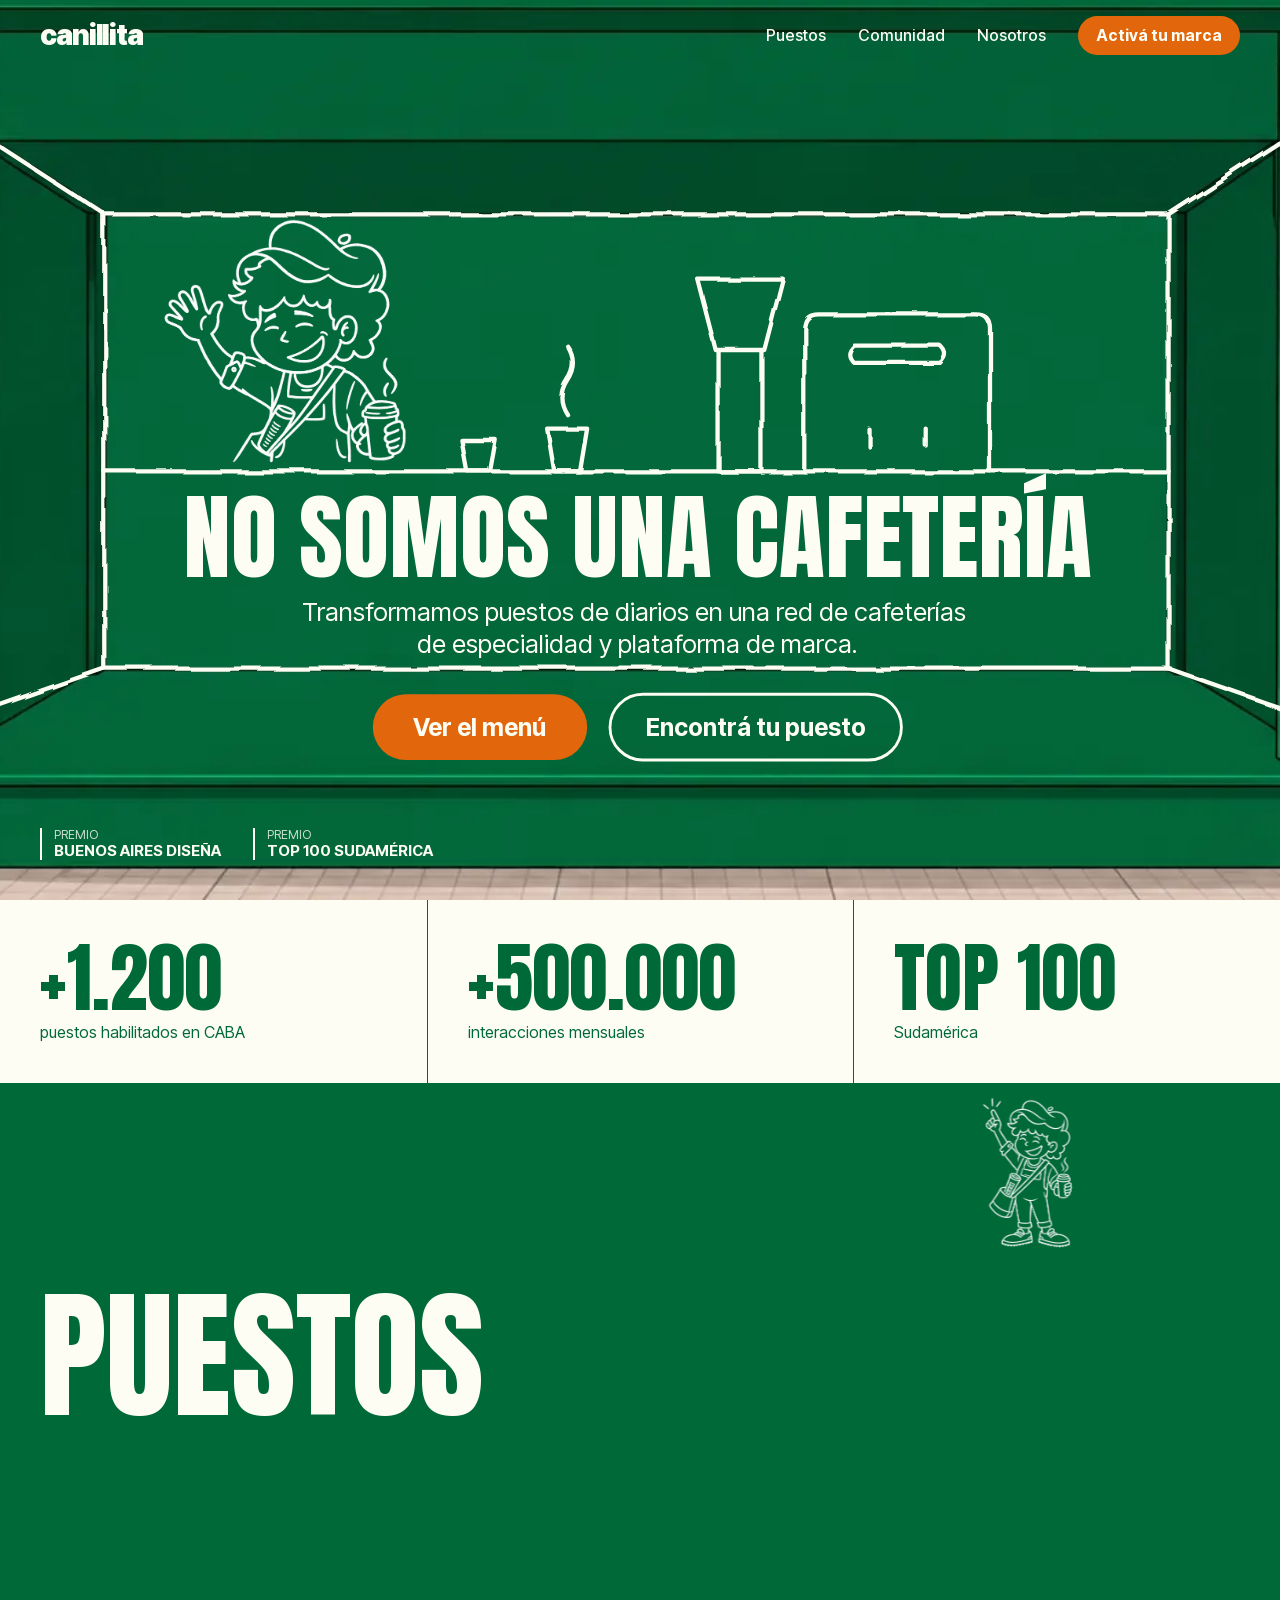
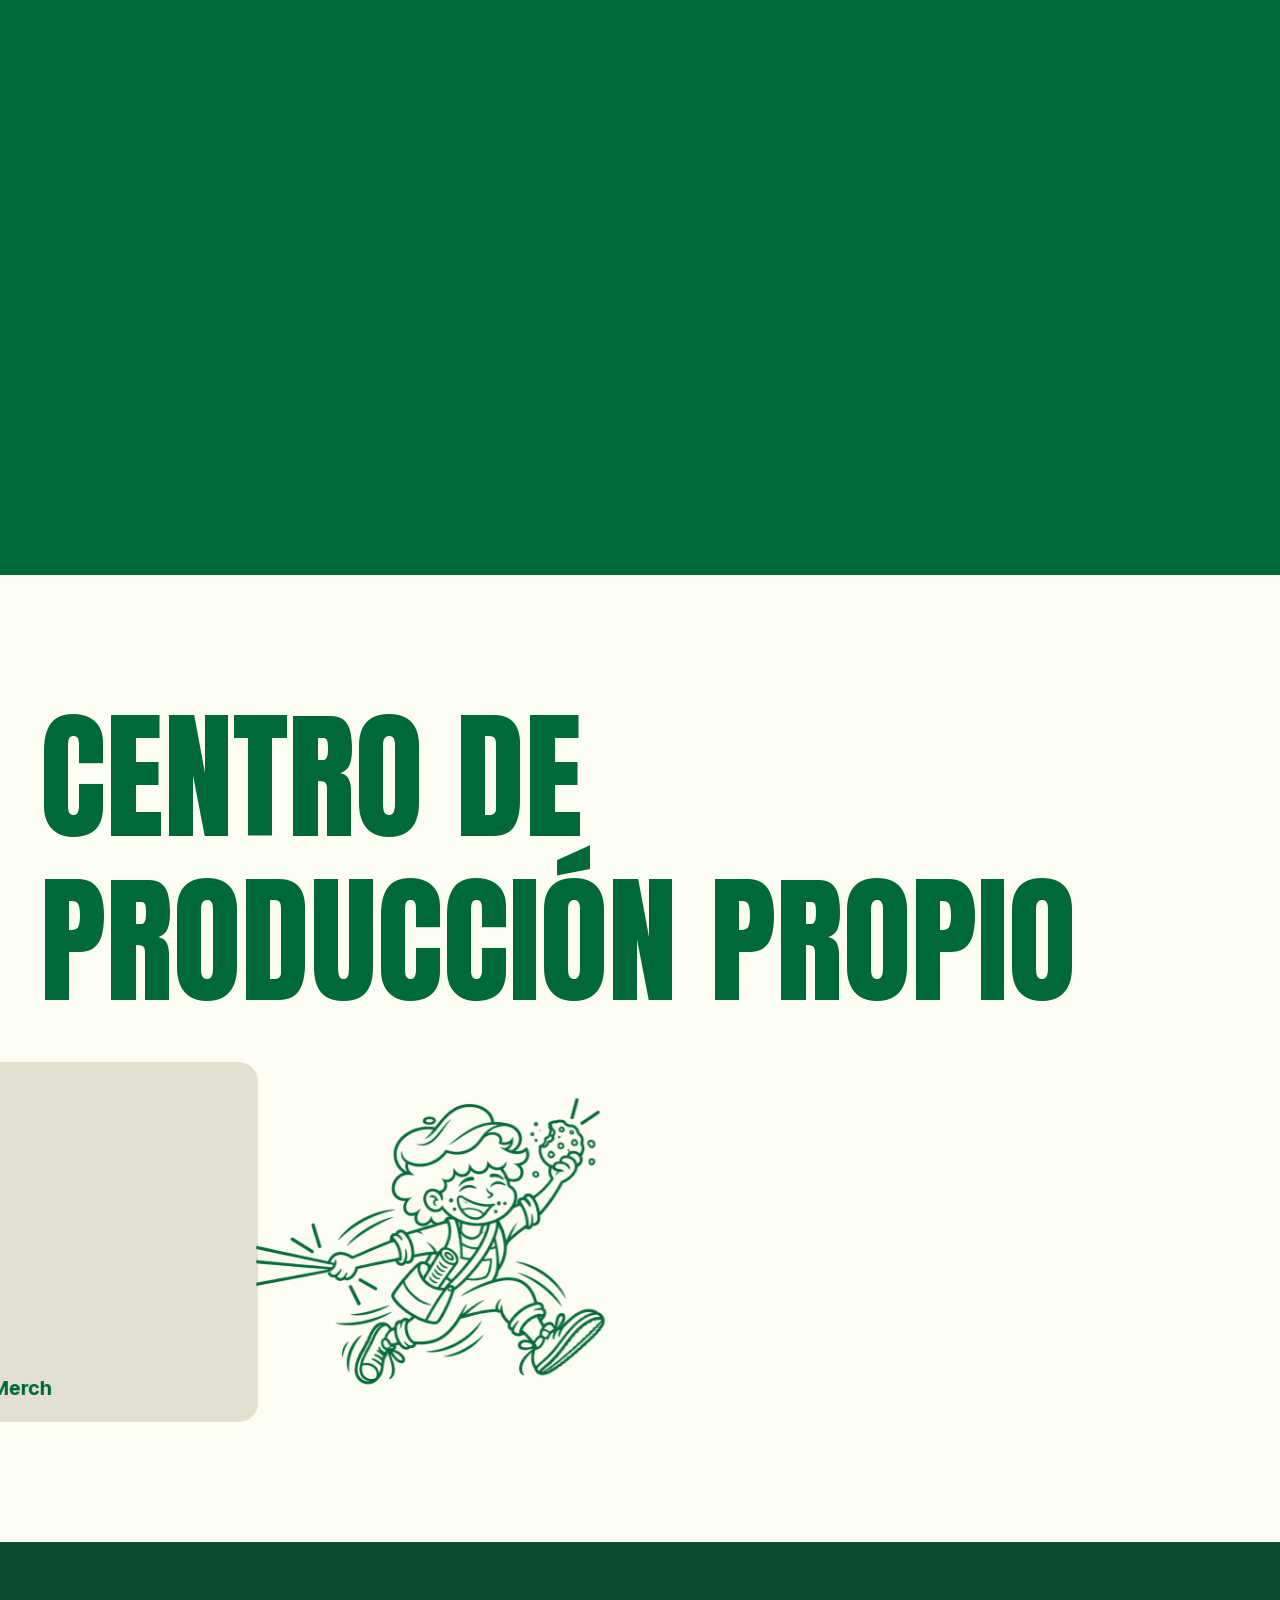
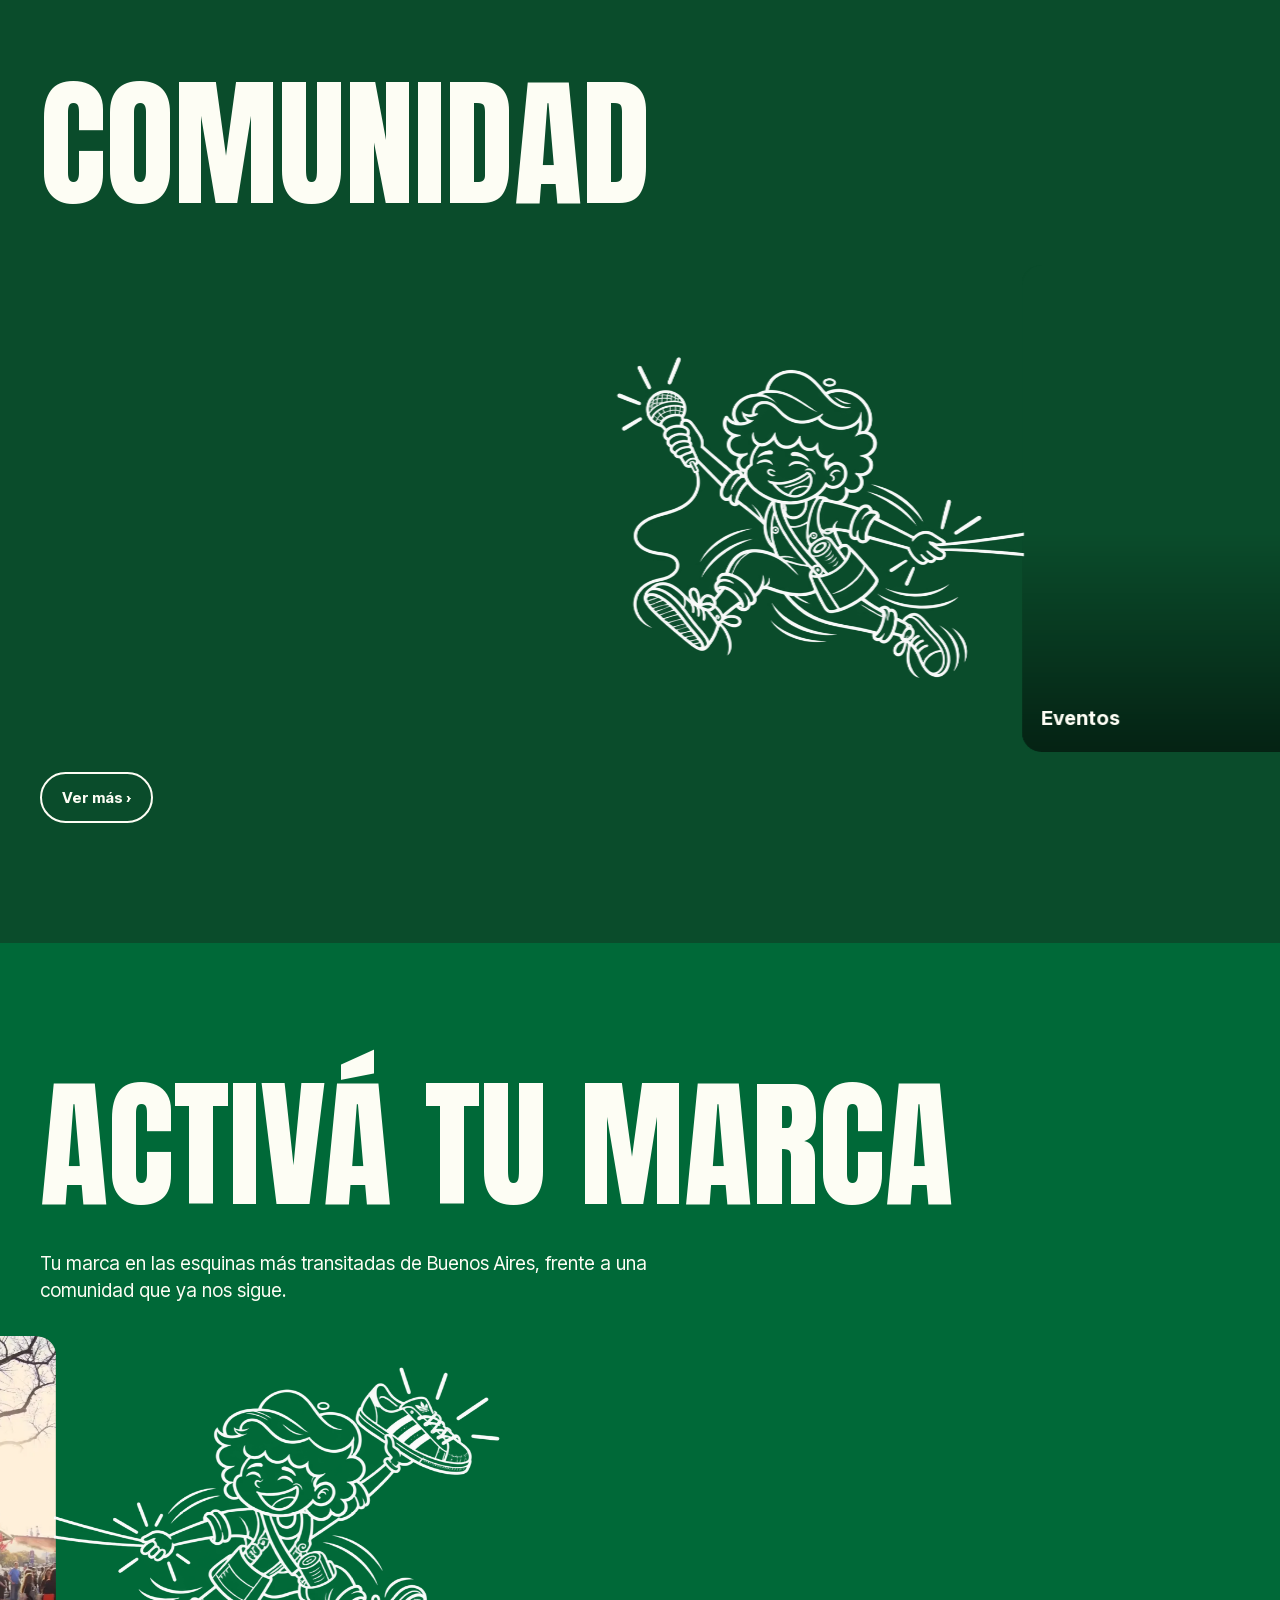
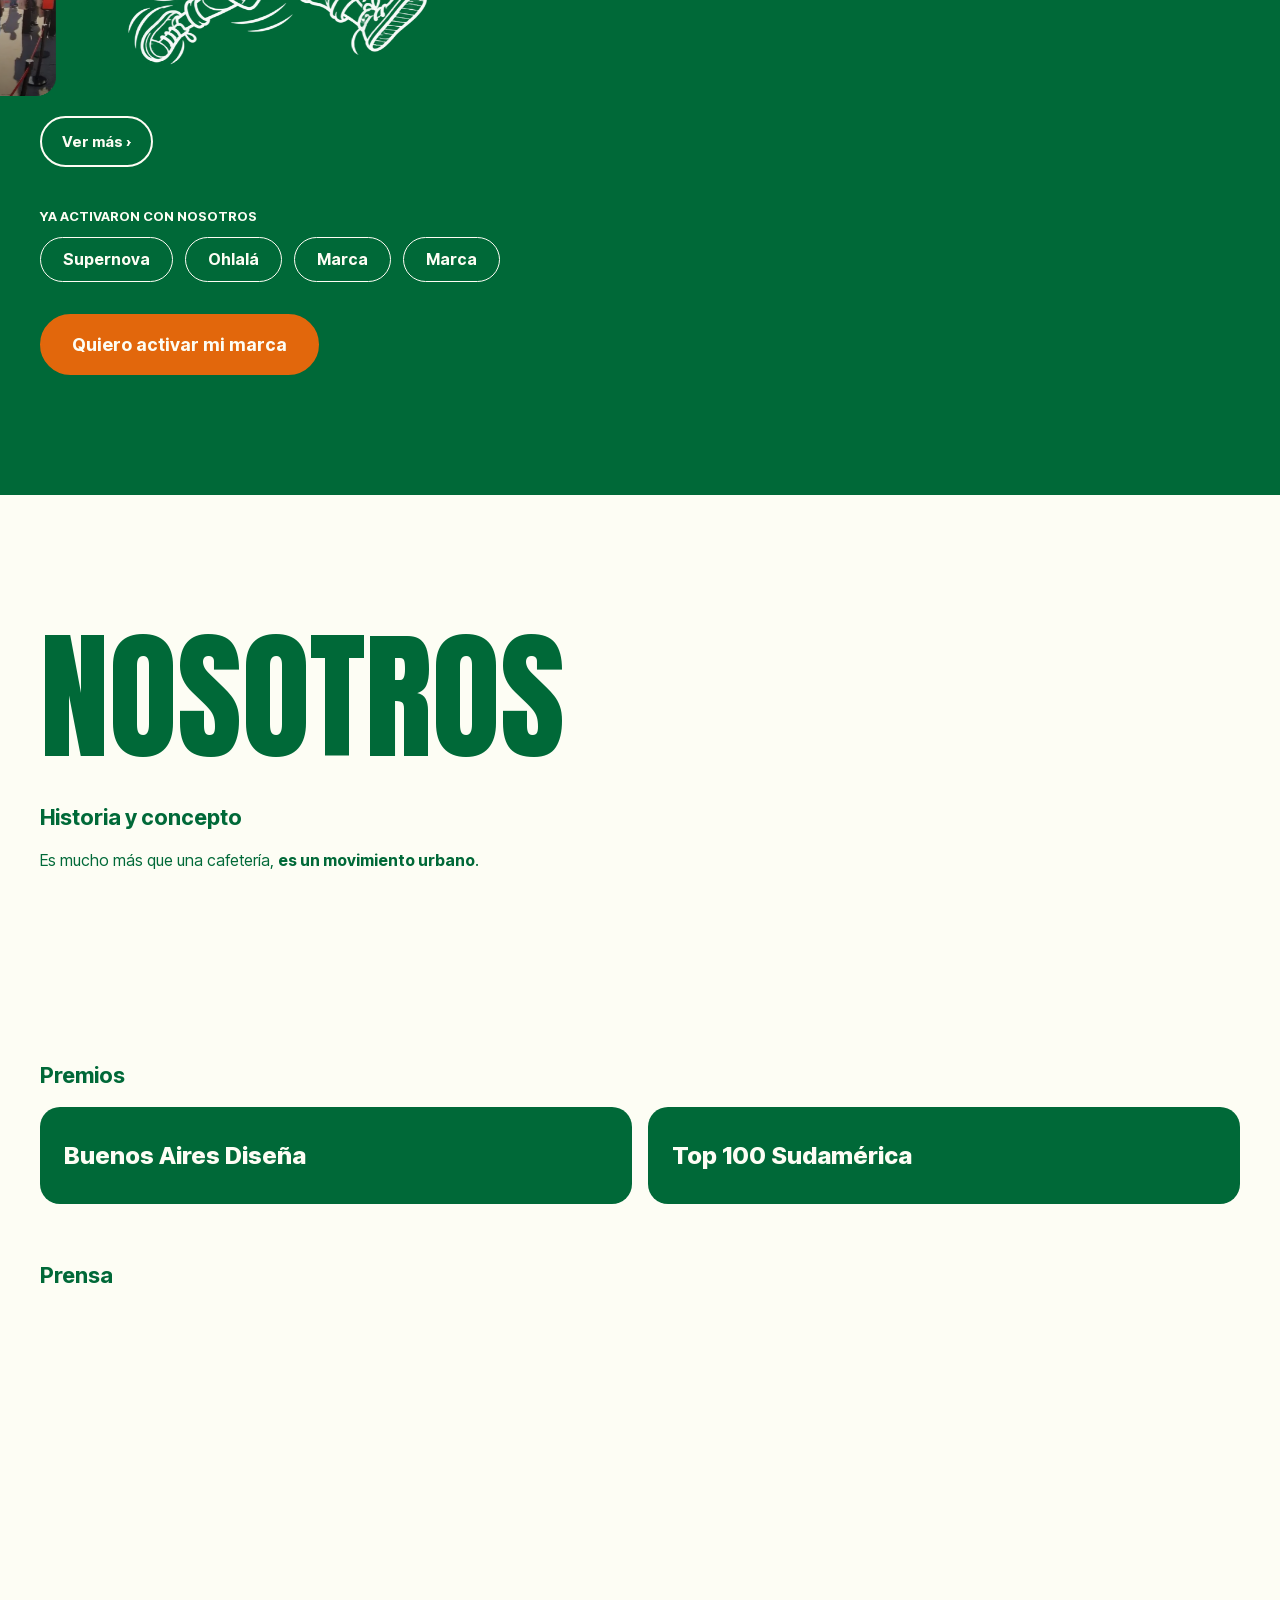
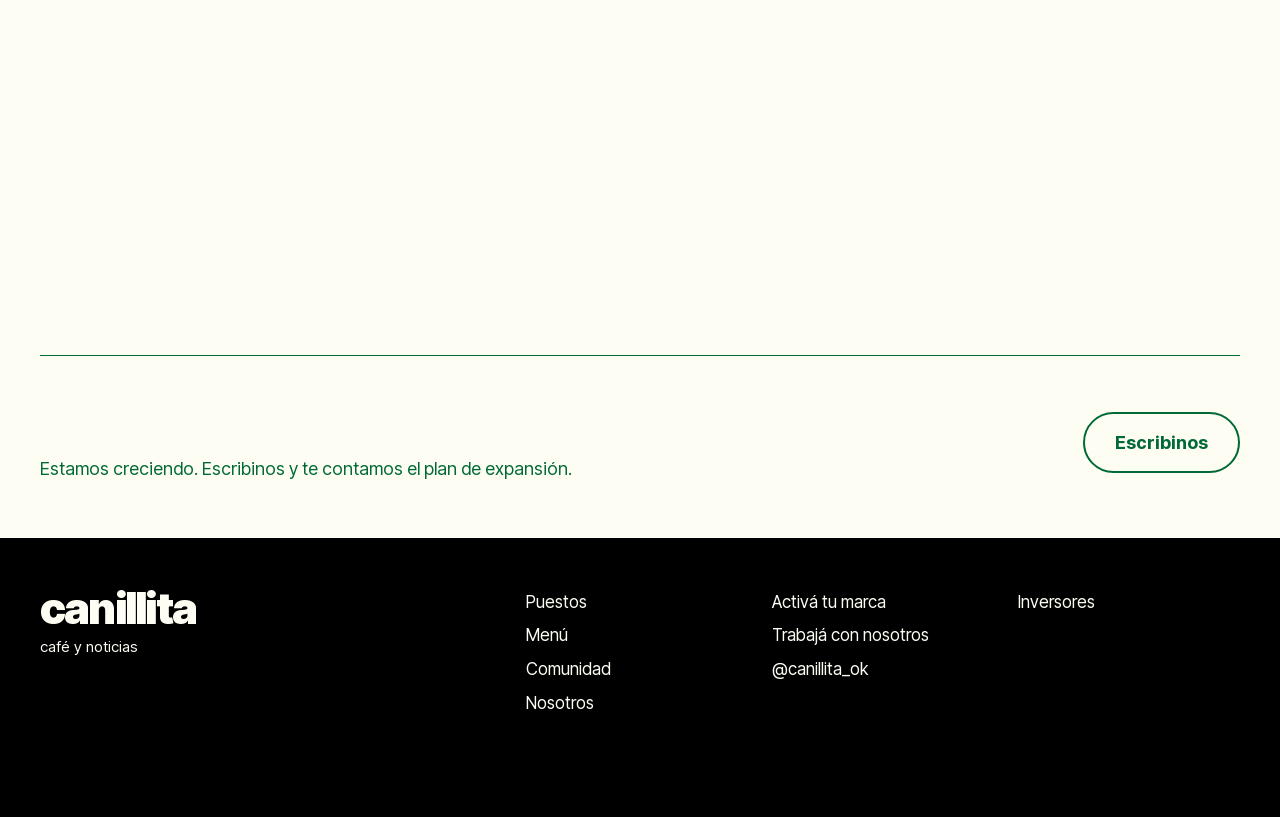
<file: index.html>
<!DOCTYPE html>
<html lang="es">
<head>
  <meta charset="UTF-8">
  <meta name="viewport" content="width=device-width, initial-scale=1.0">
  <title>Canillita</title>
  <link rel="icon" href="favicon.svg" type="image/svg+xml">
  <link rel="preload" as="font" type="font/woff2" href="fonts/anton.woff2" crossorigin>
  <link rel="preload" as="font" type="font/woff2" href="fonts/inter-tight.woff2" crossorigin>
  <link rel="preload" as="image" href="puestoAbierto.webp">
  <link rel="stylesheet" href="styles.css?v=36">
</head>
<body class="is-loading">

  <!-- INTRO: puesto cerrado → zoom a las puertas → se abren → aparece el inicio -->
  <div class="intro" id="intro" aria-hidden="true">
    <div class="intro__stage">
      <!-- OJO: puestoAbierto.webp es en realidad la imagen del puesto CERRADO -->
      <img class="intro__closed" src="puestoAbierto.webp" alt="">
      <div class="intro__door intro__door--left"><img src="puestoAbierto.webp" alt=""></div>
      <div class="intro__door intro__door--right"><img src="puestoAbierto.webp" alt=""></div>
    </div>
    <button class="intro__skip" type="button">Saltar</button>
  </div>

  <header class="header">
    <a href="#top" class="logo">canillita</a>
    <button class="nav__toggle" type="button" aria-expanded="false" aria-controls="nav">Menú</button>
    <nav class="nav" id="nav">
      <a href="#puestos">Puestos</a>
      <a href="#comunidad">Comunidad</a>
      <a href="#nosotros">Nosotros</a>
      <a href="#activa" class="nav__cta">Activá tu marca</a>
    </nav>
  </header>

  <main id="top">

    <!-- HERO: interior del puesto, plano, dibujado en blanco -->
    <section class="hero">
      <h1 class="sr-only">Canillita — No somos una cafetería</h1>
      <p class="sr-only">Transformamos puestos de diarios en una red de cafeterías de especialidad y plataforma de marca.</p>
      <!-- interior del puesto (puestoVacio.webp, coordenadas sobre 1787×880) + dibujos a mano -->
      <svg class="doodles" viewBox="360 150 1070 630" preserveAspectRatio="xMidYMid slice">
        <defs>
          <filter id="rough">
            <feTurbulence type="fractalNoise" baseFrequency="0.03" numOctaves="2" seed="4"/>
            <feDisplacementMap in="SourceGraphic" scale="5"/>
          </filter>
        </defs>
        <image href="puestoVacio.webp" x="0" y="0" width="1787" height="880"/>
        <g filter="url(#rough)">
          <!-- interior -->
          <path class="frame" d="M520 300 H1265 V618 H520 Z"/>
          <path class="frame" d="M443 250 L520 300 M1342 250 L1265 300 M443 645 L520 618 M1342 645 L1265 618"/>
          <path d="M520 480 H1265"/>
          <!-- objetos del estante: en celular se achican juntos para entrar en pantalla -->
          <g class="props">
          <!-- vasos + vapor -->
          <path d="M770 458 H794 L790 480 H774 Z M830 450 H858 L853 480 H835 Z"/>
          <path d="M844 440 q-8 -12 0 -24 q8 -12 0 -24"/>
          <!-- molinillo -->
          <path d="M935 345 H995 L982 395 H948 Z M950 395 H980 V480 H950 Z"/>
          <!-- cafetera -->
          <path d="M1010 480 V380 Q1010 370 1020 370 H1130 Q1140 370 1140 380 V480"/>
          <path d="M1045 392 H1105 Q1112 398 1105 404 H1045 Q1038 398 1045 392 Z"/>
          <path d="M1055 450 V462 M1095 450 V462"/>
          </g>
        </g>
        <!-- el canillita, detrás del estante (el estante lo corta a la cintura) -->
        <g class="props">
        <svg class="cani" x="540" y="296" width="220" height="183" viewBox="0 0 1376 1143">
          <mask id="cani-reveal" maskUnits="userSpaceOnUse" x="0" y="0" width="1376" height="1143">
            <path class="cani__reveal" d="M0 0 L1376 85 L0 170 L1376 255 L0 340 L1376 425 L0 510 L1376 595 L0 680 L1376 765 L0 850 L1376 935 L0 1020 L1376 1105 L0 1190"/>
          </mask>
          <image href="canillita-linea.webp" width="1376" height="1143" mask="url(#cani-reveal)"/>
        </svg>
        </g>
        <!-- titular en la pared del fondo, debajo del estante -->
        <text class="hero__title" aria-hidden="true" x="893" y="554" text-anchor="middle">No somos una cafetería</text>
        <text class="hero__subtitle" aria-hidden="true" x="893" y="585" text-anchor="middle">
          <tspan x="893">Transformamos puestos de diarios en una red de cafeterías</tspan>
          <tspan x="893" dy="22">de especialidad y plataforma de marca.</tspan>
        </text>
        <!-- CTAs en el piso del puesto -->
        <a class="cta" href="#productos">
          <rect x="708" y="636" width="150" height="46" rx="23"/>
          <text x="783" y="665" text-anchor="middle">Ver el menú</text>
        </a>
        <a class="cta cta--ghost" href="#puestos">
          <rect x="874" y="636" width="204" height="46" rx="23"/>
          <text x="976" y="665" text-anchor="middle">Encontrá tu puesto</text>
        </a>
      </svg>
      <!-- versión celular del titular, la bajada y los botones (en escritorio van dentro del dibujo) -->
      <div class="hero__content">
        <p class="hero__m-title" aria-hidden="true">No somos una cafetería</p>
        <p class="hero__m-subtitle" aria-hidden="true">Transformamos puestos de diarios en una red de cafeterías de especialidad y plataforma de marca.</p>
        <div class="hero__m-ctas">
          <a class="btn" href="#productos">Ver el menú</a>
          <a class="btn btn--ghost" href="#puestos">Encontrá tu puesto</a>
        </div>
      </div>
      <div class="hero__bottom">
        <ul class="awards" aria-label="Premios">
          <li><span>Premio</span>Buenos Aires Diseña</li>
          <li><span>Premio</span>Top 100 Sudamérica</li>
        </ul>
      </div>
    </section>

    <!-- TIRA DE NÚMEROS -->
    <section class="stats" aria-label="Canillita en números">
      <div class="stat"><strong>+1.200</strong><span>puestos habilitados en CABA</span></div>
      <div class="stat"><strong>+500.000</strong><span>interacciones mensuales</span></div>
      <div class="stat"><strong>Top 100</strong><span>Sudamérica</span></div>
    </section>

    <!-- PUESTOS -->
    <section class="section section--green" id="puestos">
      <h2 class="headline">Puestos</h2>
      <!-- cada puesto pasa sus fotos en loop -->
      <div class="grid grid--3">
        <div class="place">
          <div class="place__media">
            <div class="slides slides--2" aria-hidden="true">
              <img src="img/puestos/barrancas1.webp" alt="" loading="lazy" style="object-position: 55% 50%">
              <img src="img/puestos/barrancas2.webp" alt="" loading="lazy">
            </div>
          </div>
          <h3>Barrancas</h3>
          <p>Dirección</p>
          <p>Horarios</p>
        </div>
        <div class="place">
          <div class="place__media">
            <div class="slides" aria-hidden="true">
              <img src="img/puestos/palacioPaz1.webp" alt="" loading="lazy">
              <img src="img/puestos/palacioPaz2.webp" alt="" loading="lazy">
              <img src="img/puestos/palacioPaz3.webp" alt="" loading="lazy">
            </div>
          </div>
          <h3>Palacio Paz</h3>
          <p>Dirección</p>
          <p>Horarios</p>
        </div>
        <div class="place">
          <div class="place__media">
            <video class="loop-video" src="videos/derechovideo1.mp4" data-poster="img/puestos/derecho1.webp"
                   muted loop playsinline preload="none" aria-hidden="true"></video>
          </div>
          <h3>Derecho</h3>
          <p>Dirección</p>
          <p>Horarios</p>
        </div>
      </div>
    </section>

    <!-- CENTRO DE PRODUCCIÓN PROPIO (antes Productos) -->
    <section class="section section--cream" id="productos">
      <h2 class="headline">Centro de producción propio</h2>
      <div class="grid grid--4">
        <div class="card card--media">
          <!-- clip-cafe + cuchara + vaso, a 1.5x, en loop (se reproduce solo cuando está a la vista) -->
          <video class="loop-video" src="videos/cafe-loop.mp4" data-poster="videos/cafe-loop.webp"
                 muted loop playsinline preload="none" aria-hidden="true"></video>
          <span>Café</span>
        </div>
        <div class="card">Pastelería</div>
        <div class="card">Bebidas frías</div>
        <div class="card">Merch</div>
      </div>
    </section>

    <!-- COMUNIDAD -->
    <section class="section section--dark" id="comunidad">
      <h2 class="headline">Comunidad</h2>
      <div class="grid grid--3">
        <a class="card card--dark card--media" href="comunidad.html#eventos">
          <div class="slides" aria-hidden="true">
            <img src="img/eventos/eventos12.webp" alt="" loading="lazy">
            <img src="img/eventos/eventos14.webp" alt="" loading="lazy">
            <img src="img/eventos/eventos2.webp" alt="" loading="lazy">
          </div>
          <span>Eventos</span>
        </a>
        <a class="card card--dark card--media" href="comunidad.html#artistas">
          <div class="slides" aria-hidden="true">
            <img src="img/artistas/artistas2.webp" alt="" loading="lazy" style="object-position: 42% 50%">
            <img src="img/artistas/artistas4.webp" alt="" loading="lazy">
            <img src="img/artistas/artistas1.webp" alt="" loading="lazy" style="object-position: 45% 50%">
          </div>
          <span>Artistas emergentes</span>
        </a>
        <a class="card card--dark card--media" href="comunidad.html#colaboraciones">
          <div class="slides" aria-hidden="true">
            <img src="img/colabs/colabs3.webp" alt="" loading="lazy" style="object-position: 62% 50%">
            <img src="img/colabs/colabs6.webp" alt="" loading="lazy">
            <img src="img/colabs/colabs2.webp" alt="" loading="lazy" style="object-position: 35% 50%">
          </div>
          <span>Colaboraciones</span>
        </a>
      </div>
      <a class="btn btn--ghost more" href="comunidad.html">Ver más ›</a>
    </section>

    <!-- ACTIVÁ TU MARCA -->
    <section class="section section--green" id="activa">
      <h2 class="headline">Activá tu marca</h2>
      <p class="lead">Tu marca en las esquinas más transitadas de Buenos Aires, frente a una comunidad que ya nos sigue.</p>

      <div class="grid grid--4">
        <!-- cada tarjeta pasa fotos en loop y lleva a su parte de activaciones.html -->
        <a class="card card--media" href="activaciones.html#activaciones">
          <div class="slides slides--4" aria-hidden="true">
            <img src="img/activaciones/activacionPuesto1.webp" alt="" loading="lazy">
            <img src="img/activaciones/activacionPuesto2.webp" alt="" loading="lazy" style="object-position: 45% 45%">
            <img src="img/activaciones/activacionPuesto3.webp" alt="" loading="lazy" style="object-position: 62% 15%">
            <img src="img/activaciones/activacionPuesto4.webp" alt="" loading="lazy" style="object-position: 58% 50%">
          </div>
          <span>Activaciones en puestos</span>
        </a>
        <a class="card card--media" href="activaciones.html#co-branding">
          <div class="slides" aria-hidden="true">
            <img src="img/co-branding/coBranding1.webp" alt="" loading="lazy">
            <img src="img/co-branding/coBranding2.webp" alt="" loading="lazy" style="object-position: 50% 20%">
            <img src="img/co-branding/coBranding3.webp" alt="" loading="lazy" style="object-position: 50% 65%">
          </div>
          <span>Co-branding</span>
        </a>
        <a class="card card--media" href="activaciones.html#sampling">
          <div class="slides" aria-hidden="true">
            <img src="img/sampling/sampling18.webp" alt="" loading="lazy">
            <img src="img/sampling/sampling17.webp" alt="" loading="lazy">
            <img src="img/sampling/sampling16.webp" alt="" loading="lazy" style="object-position: 50% 30%">
          </div>
          <span>Sampling</span>
        </a>
        <a class="card card--media" href="activaciones.html#contenido-redes">
          <video class="loop-video" src="videos/contenidoredes-loop.mp4" data-poster="videos/contenidoredes-loop.webp"
                 muted loop playsinline preload="none" aria-hidden="true"></video>
          <span>Contenido y redes</span>
        </a>
      </div>
      <a class="btn btn--ghost more" href="activaciones.html">Ver más ›</a>

      <div class="brands">
        <h3 class="eyebrow">Ya activaron con nosotros</h3>
        <ul class="pills">
          <li>Supernova</li>
          <li>Ohlalá</li>
          <li>Marca</li>
          <li>Marca</li>
        </ul>
      </div>

      <!-- TODO: definir destino del botón (mail, WhatsApp o formulario) -->
      <a class="btn btn--lg" href="#activa">Quiero activar mi marca</a>
    </section>

    <!-- NOSOTROS -->
    <section class="section section--cream" id="nosotros">
      <div class="about">
        <div>
          <h2 class="headline">Nosotros</h2>
          <h3 class="subhead">Historia y concepto</h3>
          <p>Es mucho más que una cafetería, <strong>es un movimiento urbano</strong>.</p>
        </div>
        <figure class="founders">
          <img src="img/nosotros/co-founders.webp" alt="Lautaro, Gerónimo y Julián frente a un puesto Canillita" loading="lazy">
          <figcaption><strong>Lautaro, Gerónimo y Julián</strong>Co-founders</figcaption>
        </figure>
      </div>

      <div class="block">
        <h3 class="subhead">Premios</h3>
        <div class="grid grid--2">
          <div class="award">Buenos Aires Diseña</div>
          <div class="award">Top 100 Sudamérica</div>
        </div>
      </div>

      <div class="block">
        <h3 class="subhead">Prensa</h3>
        <!-- el canillita lee el diario (el nombre del medio va rotando) y del diario salen flechas a las notas -->
        <div class="press" data-names="Clarín|TN|Infobae|Forbes|iProfesional|Ámbito">
          <div class="press__art" aria-hidden="true">
            <img src="canillita-clarin.webp" alt="" loading="lazy" width="900" height="790">
            <span class="press__masthead"><span>Clarín</span></span>
          </div>
          <svg class="press__arrows" viewBox="0 0 1000 440" aria-hidden="true">
            <path class="line" pathLength="1" style="--i: 0" d="M300 148 Q 410 80 540 46"/>
            <path class="head" style="--i: 0" transform="translate(540 46) rotate(-14.7)" d="M-13 -8 L0 0 L-13 8"/>
            <path class="line" pathLength="1" style="--i: 1" d="M300 148 Q 410 118 540 116"/>
            <path class="head" style="--i: 1" transform="translate(540 116) rotate(-0.9)" d="M-13 -8 L0 0 L-13 8"/>
            <path class="line" pathLength="1" style="--i: 2" d="M300 148 Q 400 156 540 185"/>
            <path class="head" style="--i: 2" transform="translate(540 185) rotate(11.7)" d="M-13 -8 L0 0 L-13 8"/>
            <path class="line" pathLength="1" style="--i: 3" d="M300 148 Q 400 195 540 255"/>
            <path class="head" style="--i: 3" transform="translate(540 255) rotate(23.2)" d="M-13 -8 L0 0 L-13 8"/>
            <path class="line" pathLength="1" style="--i: 4" d="M300 148 Q 400 233 540 325"/>
            <path class="head" style="--i: 4" transform="translate(540 325) rotate(33.3)" d="M-13 -8 L0 0 L-13 8"/>
            <path class="line" pathLength="1" style="--i: 5" d="M300 148 Q 400 271 540 394"/>
            <path class="head" style="--i: 5" transform="translate(540 394) rotate(41.3)" d="M-13 -8 L0 0 L-13 8"/>
          </svg>
          <ul class="press__links">
          <li style="--i: 0"><a href="https://www.clarin.com/arq/diseno/puestos-diarios-transicion-papel-cafe-especialidad-vereda_0_uFRvTOSLjr.html" target="_blank" rel="noopener"><strong>Clarín</strong><span>Leer la nota ›</span></a></li>
          <li style="--i: 1"><a href="https://tn.com.ar/cocina/2024/08/16/conoce-canillita-un-cafe-de-especialidad-que-funciona-en-un-antiguo-puesto-de-diarios/" target="_blank" rel="noopener"><strong>TN</strong><span>Leer la nota ›</span></a></li>
          <li style="--i: 2"><a href="https://www.infobae.com/sociedad/2024/08/06/los-jovenes-que-fundaron-una-cafeteria-de-especialidad-en-un-puesto-de-diario-del-centro-porteno/" target="_blank" rel="noopener"><strong>Infobae</strong><span>Leer la nota ›</span></a></li>
          <li style="--i: 3"><a href="https://www.forbesargentina.com/negocios/tienen-menos-30-reinventaron-historico-negocio-ruinas-facturan-us-1-millon-ano-n90783" target="_blank" rel="noopener"><strong>Forbes</strong><span>Leer la nota ›</span></a></li>
          <li style="--i: 4"><a href="https://www.iprofesional.com/negocios/454291-canillita-convirtieron-un-puesto-de-diarios-en-una-exitosa-red-de-cafeterias-costo-de-franquicia" target="_blank" rel="noopener"><strong>iProfesional</strong><span>Leer la nota ›</span></a></li>
          <li style="--i: 5"><a href="https://www.ambito.com/informacion-general/revivieron-un-lugar-olvidado-la-ciudad-y-lo-convirtieron-un-espacio-urbano-cargado-historia-y-sabor-n6048377" target="_blank" rel="noopener"><strong>Ámbito Financiero</strong><span>Leer la nota ›</span></a></li>
          </ul>
        </div>
      </div>
    </section>

    <!-- INVERSORES: franja de cierre -->
    <section class="invest" id="inversores">
      <div>
        <h2>¿Te interesa invertir en Canillita?</h2>
        <p>Estamos creciendo. Escribinos y te contamos el plan de expansión.</p>
      </div>
      <!-- TODO: definir destino del botón (mail, WhatsApp o formulario) -->
      <a class="btn btn--outline btn--lg" href="#inversores">Escribinos</a>
    </section>

  </main>

  <footer class="footer">
    <div class="footer__brand">
      <span class="logo">canillita</span>
      <span>café y noticias</span>
    </div>
    <nav class="footer__nav" aria-label="Pie de página">
      <ul>
        <li><a href="#puestos">Puestos</a></li>
        <li><a href="#productos">Menú</a></li>
        <li><a href="#comunidad">Comunidad</a></li>
        <li><a href="#nosotros">Nosotros</a></li>
      </ul>
      <ul>
        <li><a href="#activa">Activá tu marca</a></li>
        <li><a href="#">Trabajá con nosotros</a></li>
        <li><a href="https://instagram.com/canillita_ok" target="_blank" rel="noopener">@canillita_ok</a></li>
      </ul>
      <ul>
        <li><a href="#inversores">Inversores</a></li>
      </ul>
    </nav>
  </footer>

  <script src="script.js?v=36"></script>
</body>
</html>
</file>
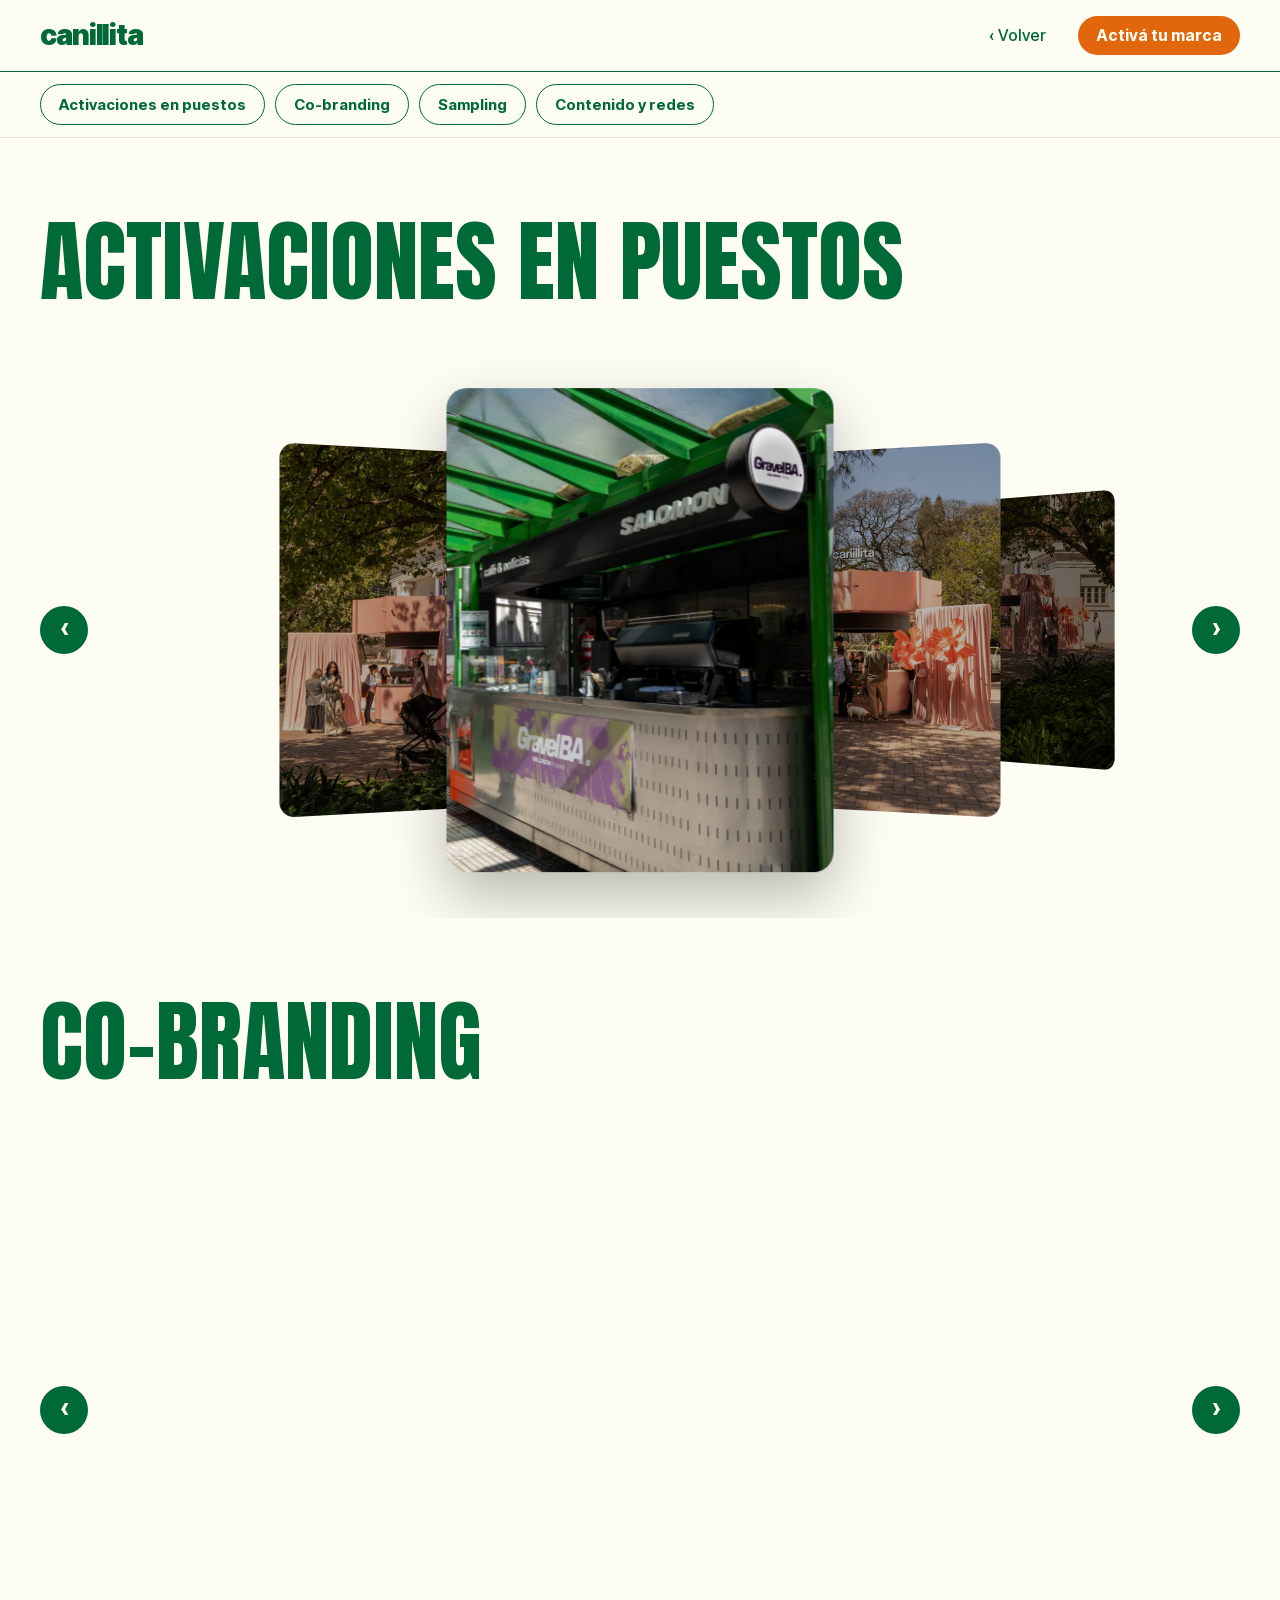
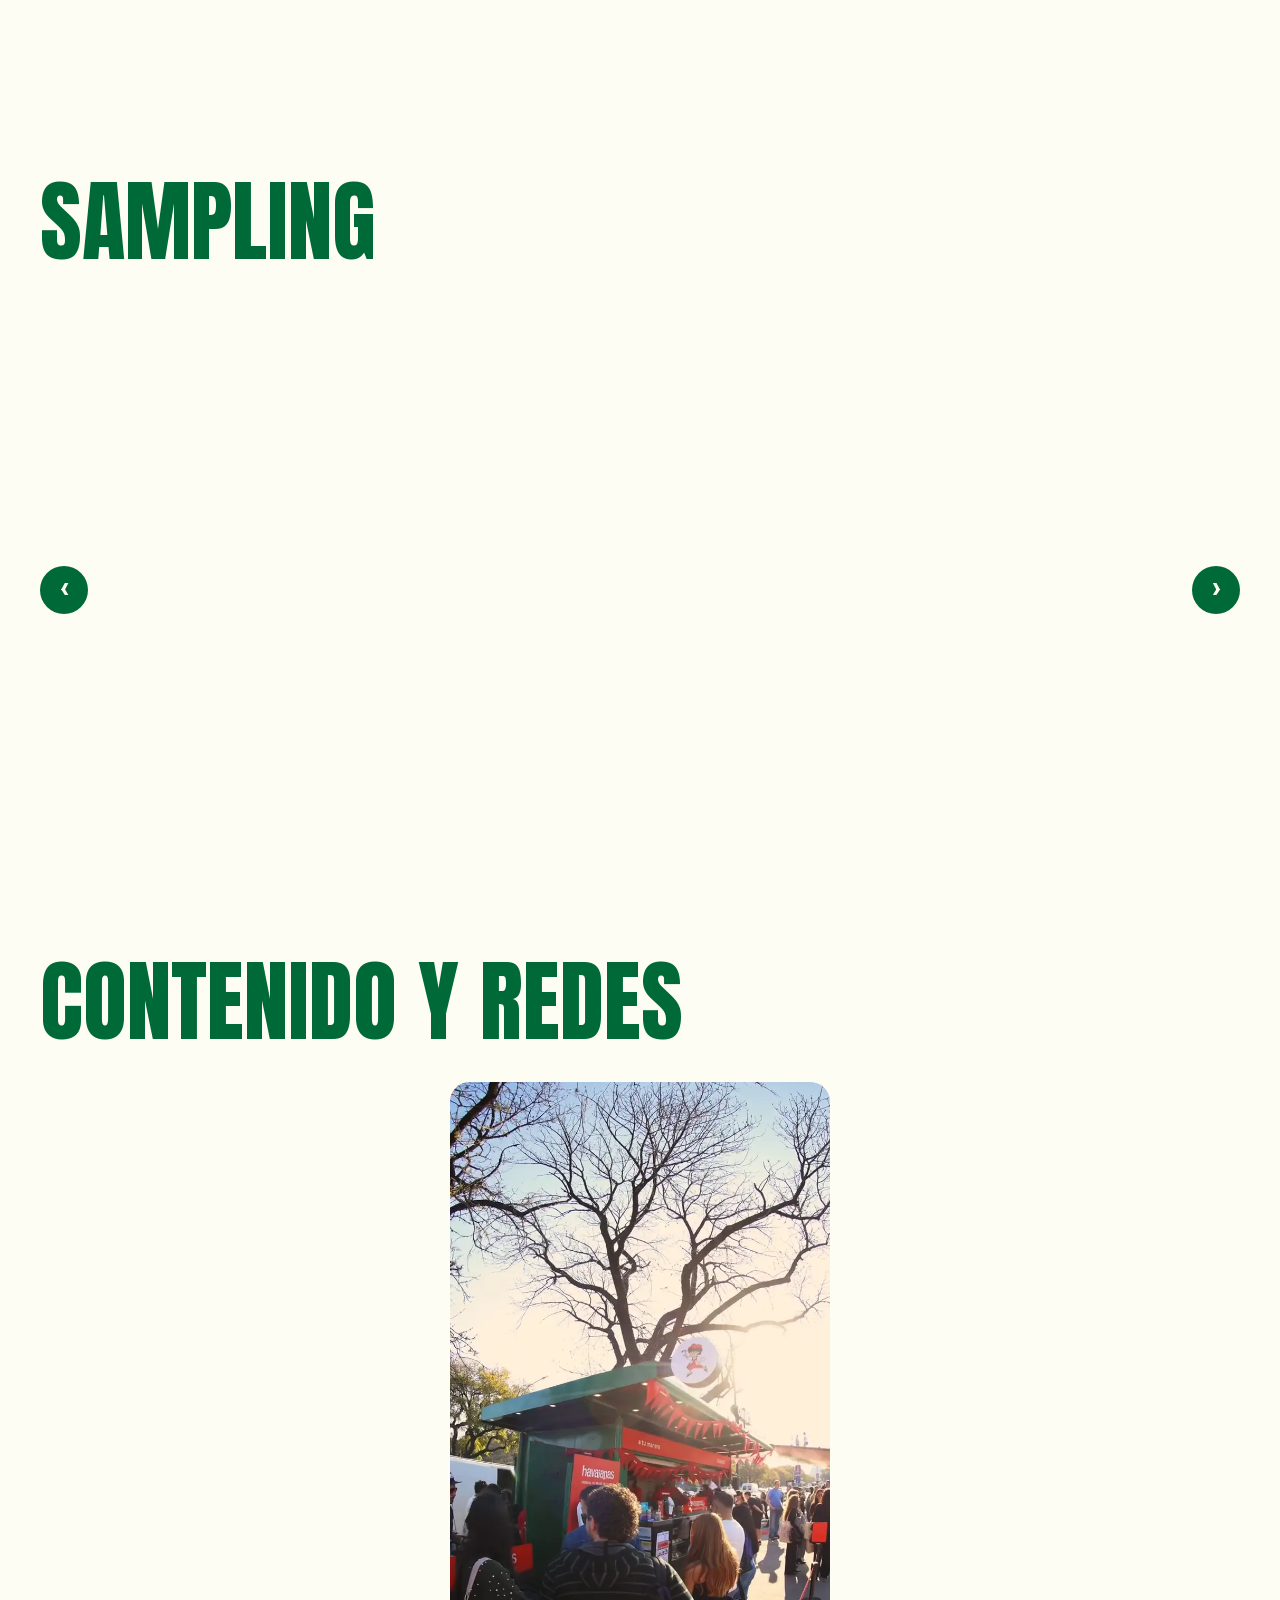
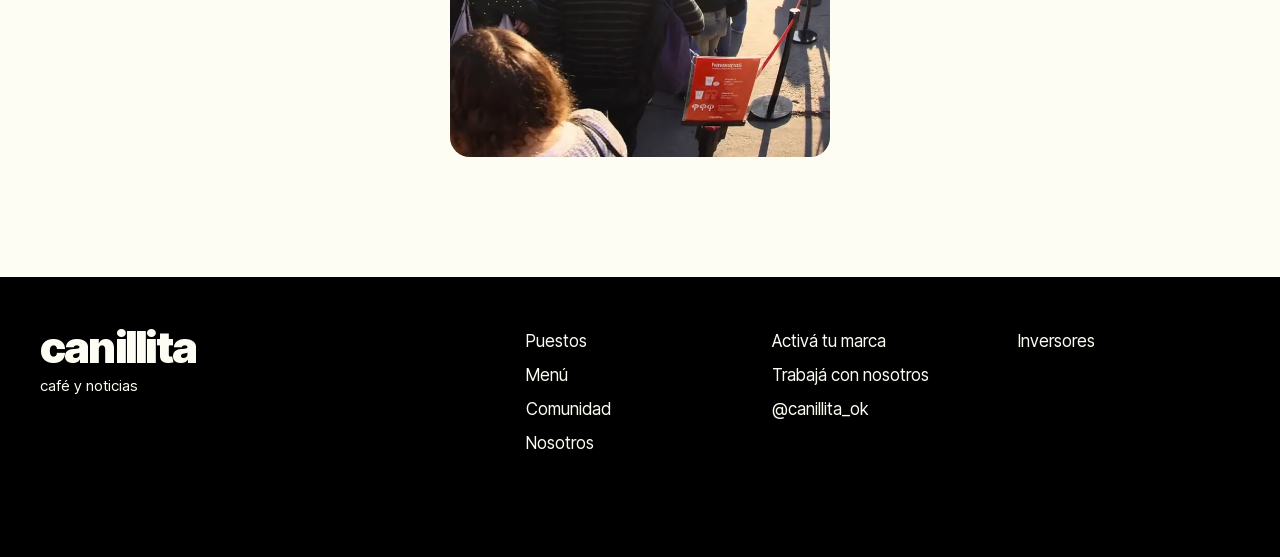
<file: activaciones.html>
<!DOCTYPE html>
<html lang="es">
<head>
  <meta charset="UTF-8">
  <meta name="viewport" content="width=device-width, initial-scale=1.0">
  <title>Activaciones — Canillita</title>
  <link rel="icon" href="favicon.svg" type="image/svg+xml">
  <link rel="preload" as="font" type="font/woff2" href="fonts/anton.woff2" crossorigin>
  <link rel="preload" as="font" type="font/woff2" href="fonts/inter-tight.woff2" crossorigin>
  <script>document.documentElement.classList.add('js')</script>
  <link rel="stylesheet" href="styles.css?v=36">
</head>
<body>

  <header class="header header--static">
    <a href="index.html" class="logo">canillita</a>
    <nav class="nav nav--inline">
      <a href="index.html#activa">‹ Volver</a>
      <a href="index.html#activa" class="nav__cta">Activá tu marca</a>
    </nav>
  </header>

  <main>
    <nav class="subnav" aria-label="Tipos de activación">
      <a href="#activaciones">Activaciones en puestos</a>
      <a href="#co-branding">Co-branding</a>
      <a href="#sampling">Sampling</a>
      <a href="#contenido-redes">Contenido y redes</a>
    </nav>

    <section class="section section--cream" id="activaciones">
      <h1 class="headline">Activaciones en puestos</h1>
      <div class="gallery">
        <img src="img/activaciones/activacionPuesto1.webp" alt="Activación de marca en un puesto Canillita" loading="eager" width="800" height="1200">
        <img src="img/activaciones/activacionPuesto2.webp" alt="Activación de marca en un puesto Canillita" loading="eager" width="667" height="1000">
        <img src="img/activaciones/activacionPuesto3.webp" alt="Activación de marca en un puesto Canillita" loading="eager" width="667" height="1000">
        <img src="img/activaciones/activacionPuesto4.webp" alt="Activación de marca en un puesto Canillita" loading="eager" width="1000" height="667">
      </div>
    </section>

    <section class="section section--cream" id="co-branding">
      <h2 class="headline">Co-branding</h2>
      <div class="gallery">
        <img src="img/co-branding/coBranding4.webp" alt="Acción de co-branding en un puesto Canillita" loading="lazy" width="800" height="1200">
        <img src="img/co-branding/coBranding5.webp" alt="Acción de co-branding en un puesto Canillita" loading="lazy" width="800" height="1200">
        <img src="img/co-branding/coBranding6.webp" alt="Acción de co-branding en un puesto Canillita" loading="lazy" width="800" height="1200">
        <img src="img/co-branding/coBranding7.webp" alt="Acción de co-branding en un puesto Canillita" loading="lazy" width="1200" height="800">
        <img src="img/co-branding/coBranding8.webp" alt="Acción de co-branding en un puesto Canillita" loading="lazy" width="800" height="1200">
        <img src="img/co-branding/coBranding9.webp" alt="Acción de co-branding en un puesto Canillita" loading="lazy" width="800" height="1200">
        <img src="img/co-branding/coBranding10.webp" alt="Acción de co-branding en un puesto Canillita" loading="lazy" width="800" height="1200">
        <img src="img/co-branding/coBranding11.webp" alt="Acción de co-branding en un puesto Canillita" loading="lazy" width="800" height="1200">
        <img src="img/co-branding/coBranding12.webp" alt="Acción de co-branding en un puesto Canillita" loading="lazy" width="800" height="1200">
      </div>
    </section>

    <section class="section section--cream" id="sampling">
      <h2 class="headline">Sampling</h2>
      <div class="gallery">
        <img src="img/sampling/sampling1.webp" alt="Sampling en un puesto Canillita" loading="lazy" width="1200" height="800">
        <img src="img/sampling/sampling2.webp" alt="Sampling en un puesto Canillita" loading="lazy" width="800" height="1200">
        <video src="videos/samplingvideo1.mp4" poster="videos/samplingvideo1.webp" width="720" height="1280" muted loop playsinline preload="none" aria-label="Video de sampling en un puesto Canillita"></video>
        <img src="img/sampling/sampling3.webp" alt="Sampling en un puesto Canillita" loading="lazy" width="800" height="1200">
        <img src="img/sampling/sampling4.webp" alt="Sampling en un puesto Canillita" loading="lazy" width="800" height="1200">
        <img src="img/sampling/sampling5.webp" alt="Sampling en un puesto Canillita" loading="lazy" width="800" height="1200">
        <img src="img/sampling/sampling6.webp" alt="Sampling en un puesto Canillita" loading="lazy" width="800" height="1200">
        <img src="img/sampling/sampling7.webp" alt="Sampling en un puesto Canillita" loading="lazy" width="1200" height="800">
        <img src="img/sampling/sampling8.webp" alt="Sampling en un puesto Canillita" loading="lazy" width="800" height="1200">
        <video src="videos/samplingvideo2.mp4" poster="videos/samplingvideo2.webp" width="720" height="1280" muted loop playsinline preload="none" aria-label="Video de sampling en un puesto Canillita"></video>
        <img src="img/sampling/sampling9.webp" alt="Sampling en un puesto Canillita" loading="lazy" width="800" height="1200">
        <img src="img/sampling/sampling10.webp" alt="Sampling en un puesto Canillita" loading="lazy" width="800" height="1200">
        <img src="img/sampling/sampling11.webp" alt="Sampling en un puesto Canillita" loading="lazy" width="800" height="1200">
        <img src="img/sampling/sampling12.webp" alt="Sampling en un puesto Canillita" loading="lazy" width="800" height="1200">
        <img src="img/sampling/sampling13.webp" alt="Sampling en un puesto Canillita" loading="lazy" width="800" height="1200">
        <img src="img/sampling/sampling14.webp" alt="Sampling en un puesto Canillita" loading="lazy" width="800" height="1200">
        <img src="img/sampling/sampling15.webp" alt="Sampling en un puesto Canillita" loading="lazy" width="800" height="1200">
      </div>
    </section>

    <section class="section section--cream" id="contenido-redes">
      <h2 class="headline">Contenido y redes</h2>
      <!-- por ahora hay un solo video; con dos o más piezas en .gallery se arma el carrusel 3D solo -->
      <div class="gallery gallery--single">
        <video class="loop-video" src="videos/contenidoredes1.mp4" data-poster="videos/contenidoredes1.webp" width="720" height="1280"
               muted loop playsinline preload="none" aria-label="Video resumen de la acción de Havaianas en Canillita"></video>
      </div>
    </section>
  </main>

  <footer class="footer">
    <div class="footer__brand">
      <span class="logo">canillita</span>
      <span>café y noticias</span>
    </div>
    <nav class="footer__nav" aria-label="Pie de página">
      <ul>
        <li><a href="index.html#puestos">Puestos</a></li>
        <li><a href="index.html#productos">Menú</a></li>
        <li><a href="index.html#comunidad">Comunidad</a></li>
        <li><a href="index.html#nosotros">Nosotros</a></li>
      </ul>
      <ul>
        <li><a href="index.html#activa">Activá tu marca</a></li>
        <li><a href="index.html">Trabajá con nosotros</a></li>
        <li><a href="https://instagram.com/canillita_ok" target="_blank" rel="noopener">@canillita_ok</a></li>
      </ul>
      <ul>
        <li><a href="index.html#inversores">Inversores</a></li>
      </ul>
    </nav>
  </footer>

  <script src="script.js?v=36"></script>
  <script src="carousel.js?v=36"></script>
</body>
</html>
</file>
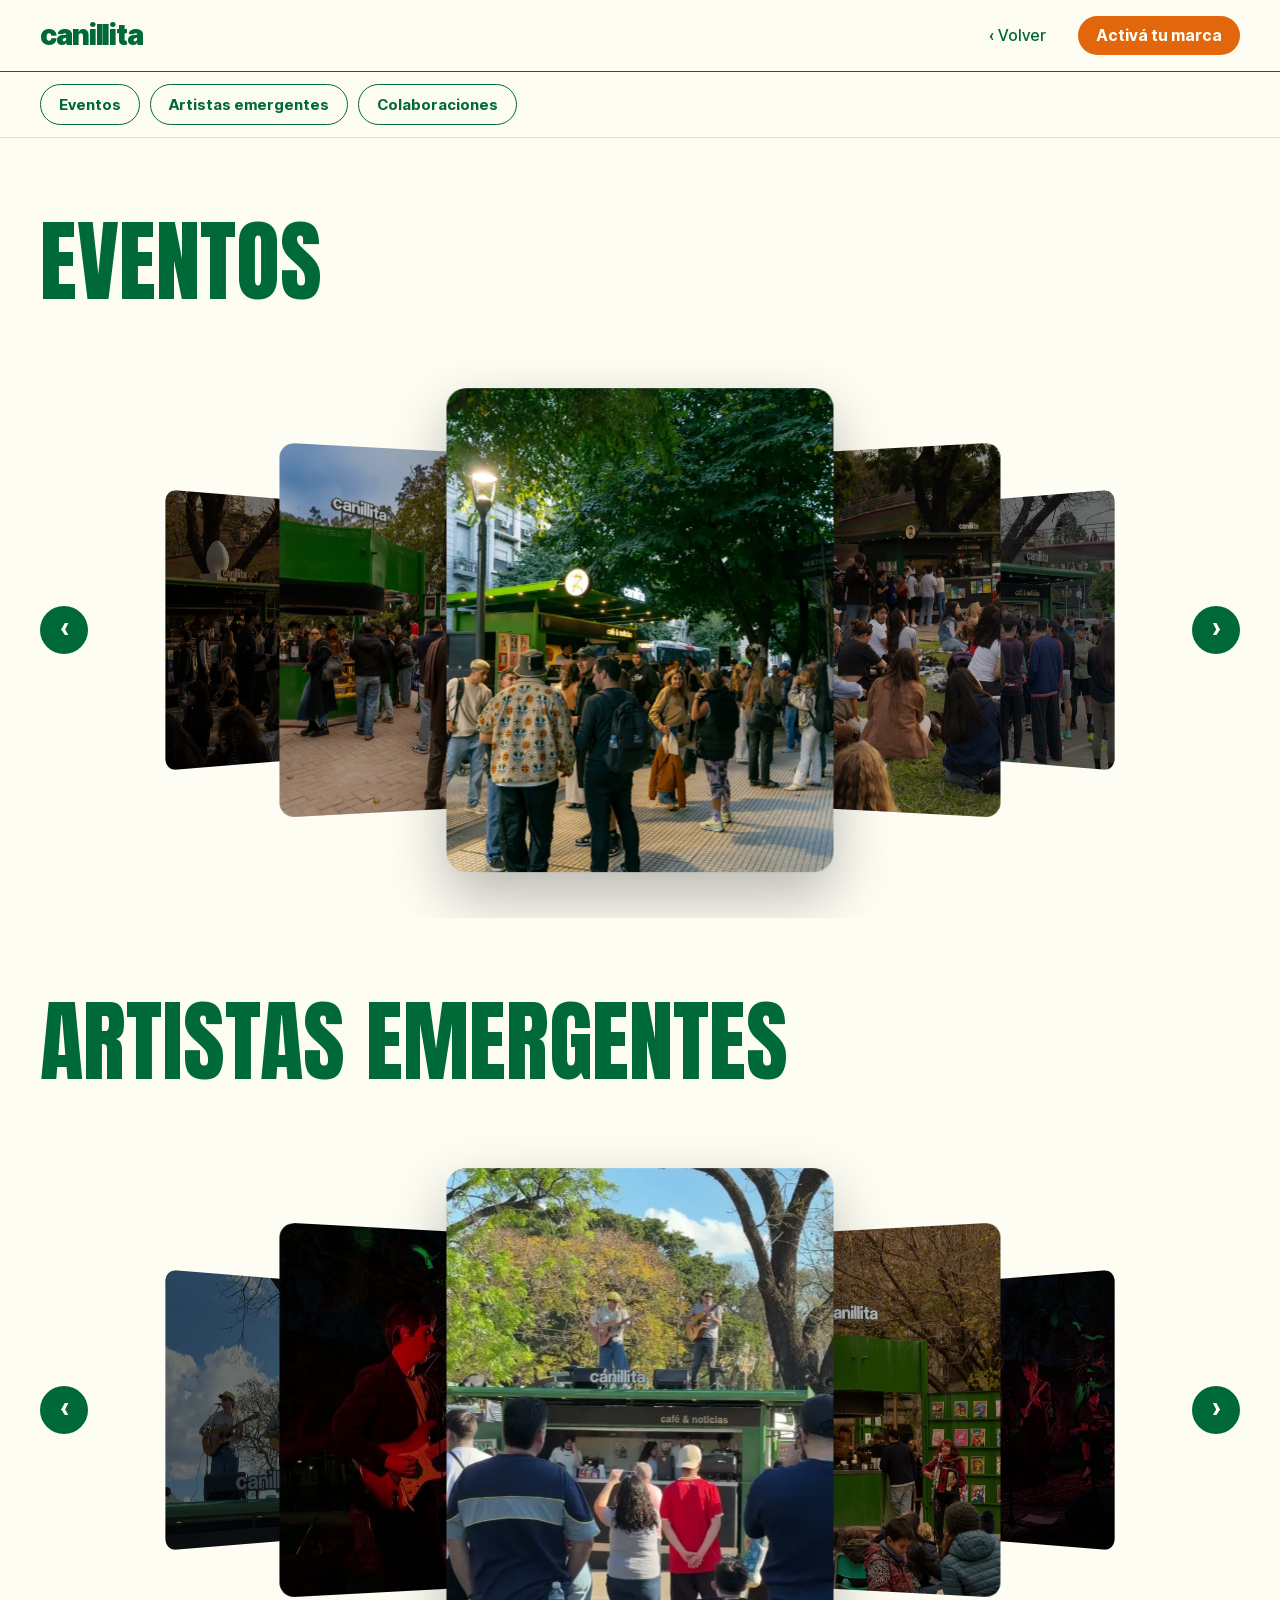
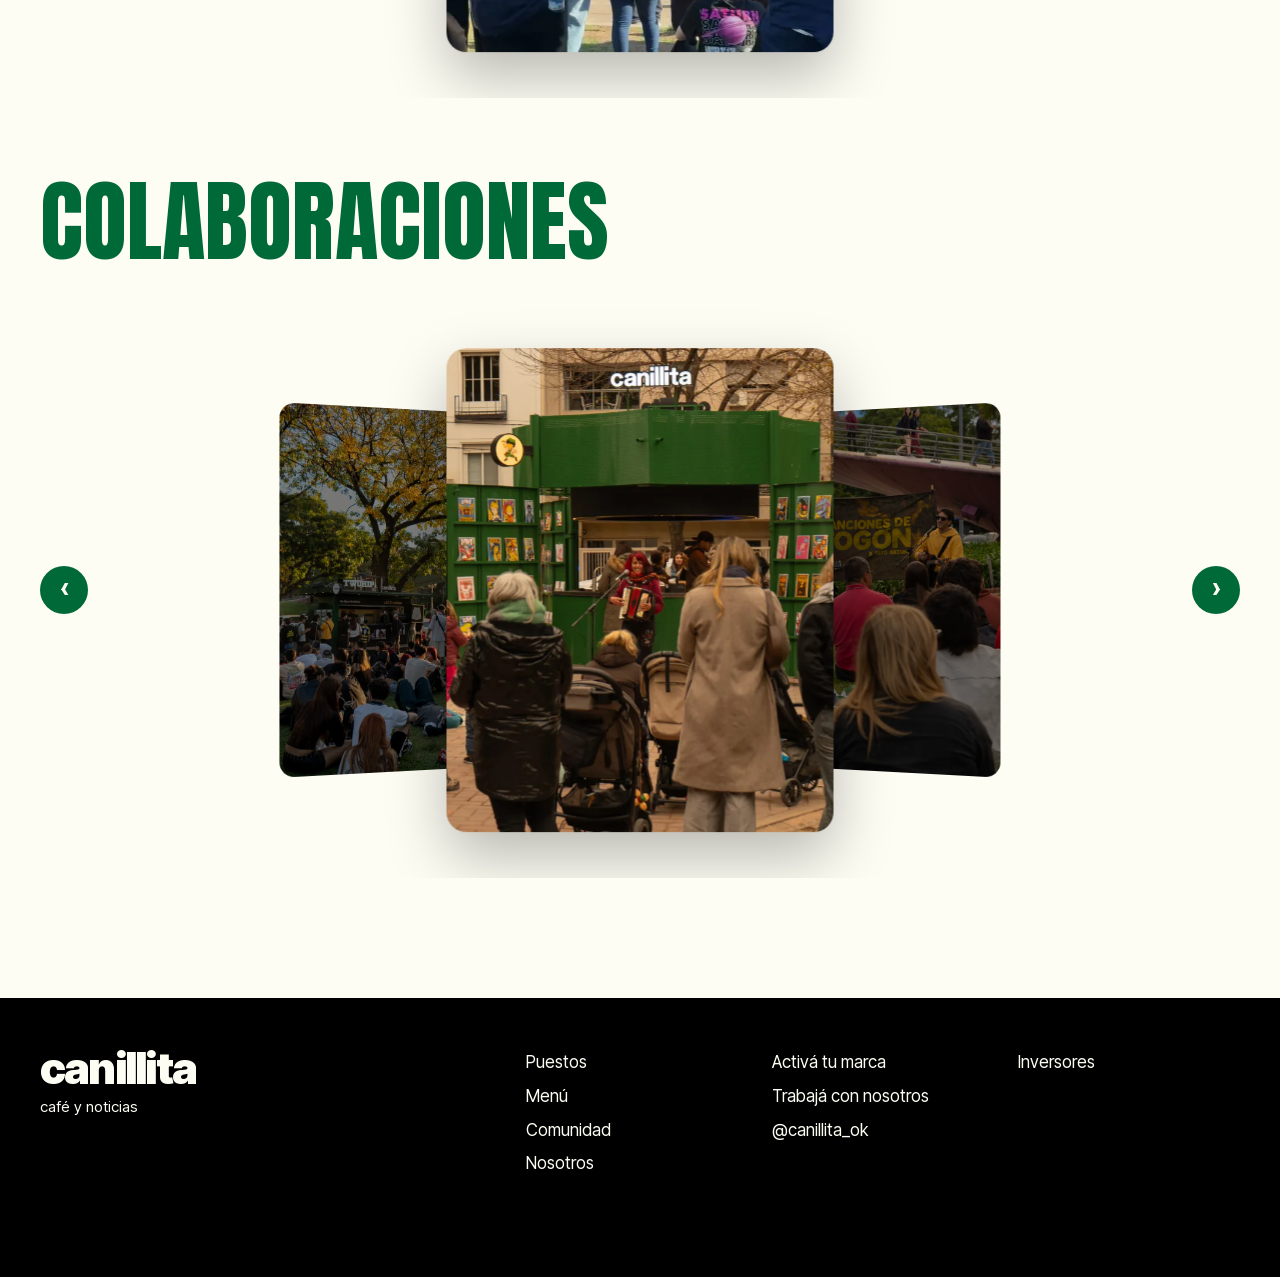
<file: comunidad.html>
<!DOCTYPE html>
<html lang="es">
<head>
  <meta charset="UTF-8">
  <meta name="viewport" content="width=device-width, initial-scale=1.0">
  <title>Comunidad — Canillita</title>
  <link rel="icon" href="favicon.svg" type="image/svg+xml">
  <link rel="preload" as="font" type="font/woff2" href="fonts/anton.woff2" crossorigin>
  <link rel="preload" as="font" type="font/woff2" href="fonts/inter-tight.woff2" crossorigin>
  <script>document.documentElement.classList.add('js')</script>
  <link rel="stylesheet" href="styles.css?v=36">
</head>
<body>

  <header class="header header--static">
    <a href="index.html" class="logo">canillita</a>
    <nav class="nav nav--inline">
      <a href="index.html#comunidad">‹ Volver</a>
      <a href="index.html#activa" class="nav__cta">Activá tu marca</a>
    </nav>
  </header>

  <main>
    <nav class="subnav" aria-label="Comunidad">
      <a href="#eventos">Eventos</a>
      <a href="#artistas">Artistas emergentes</a>
      <a href="#colaboraciones">Colaboraciones</a>
    </nav>

    <section class="section section--cream" id="eventos">
      <h1 class="headline">Eventos</h1>
      <div class="gallery">
        <img src="img/eventos/eventos1.webp" alt="Evento en un puesto Canillita" loading="lazy" width="1200" height="800">
        <img src="img/eventos/eventos3.webp" alt="Evento en un puesto Canillita" loading="lazy" width="1200" height="800">
        <video src="videos/eventosvideo1.mp4" poster="videos/eventosvideo1.webp" muted loop playsinline preload="metadata" aria-label="Video de un evento en un puesto Canillita"></video>
        <img src="img/eventos/eventos4.webp" alt="Evento en un puesto Canillita" loading="lazy" width="1200" height="800">
        <img src="img/eventos/eventos5.webp" alt="Evento en un puesto Canillita" loading="lazy" width="1200" height="800">
        <img src="img/eventos/eventos6.webp" alt="Evento en un puesto Canillita" loading="lazy" width="1200" height="800">
        <img src="img/eventos/eventos7.webp" alt="Evento en un puesto Canillita" loading="lazy" width="800" height="1200">
        <img src="img/eventos/eventos8.webp" alt="Evento en un puesto Canillita" loading="lazy" width="800" height="1200">
        <img src="img/eventos/eventos9.webp" alt="Evento en un puesto Canillita" loading="lazy" width="800" height="1200">
        <img src="img/eventos/eventos10.webp" alt="Evento en un puesto Canillita" loading="lazy" width="1200" height="800">
        <img src="img/eventos/eventos11.webp" alt="Evento en un puesto Canillita" loading="lazy" width="800" height="1200">
        <img src="img/eventos/eventos13.webp" alt="Evento en un puesto Canillita" loading="lazy" width="800" height="1200">
        <img src="img/eventos/eventos15.webp" alt="Evento en un puesto Canillita" loading="lazy" width="1200" height="800">
        <img src="img/eventos/eventos16.webp" alt="Evento en un puesto Canillita" loading="lazy" width="1200" height="800">
        <img src="img/eventos/eventos17.webp" alt="Evento en un puesto Canillita" loading="lazy" width="800" height="1200">
      </div>
    </section>

    <section class="section section--cream" id="artistas">
      <h2 class="headline">Artistas emergentes</h2>
      <div class="gallery">
        <video src="videos/artistasvideo3.mp4" poster="videos/artistasvideo3.webp" width="720" height="1280" muted loop playsinline preload="metadata" aria-label="Video de un artista tocando en un puesto Canillita"></video>
        <img src="img/artistas/artistas3.webp" alt="Público frente a un puesto Canillita durante un show" loading="eager" width="1200" height="800">
        <video src="videos/artistasvideo1.mp4" poster="videos/artistasvideo1.webp" width="720" height="1280" muted loop playsinline preload="metadata" aria-label="Video de un artista tocando en un puesto Canillita"></video>
        <video src="videos/artistasvideo5.mp4" poster="videos/artistasvideo5.webp" width="720" height="1280" muted loop playsinline preload="metadata" aria-label="Video de un artista tocando en un puesto Canillita"></video>
        <video src="videos/artistasvideo2.mp4" poster="videos/artistasvideo2.webp" width="720" height="1280" muted loop playsinline preload="metadata" aria-label="Video de un artista tocando en un puesto Canillita"></video>
        <video src="videos/artistasvideo4.mp4" poster="videos/artistasvideo4.webp" width="720" height="1280" muted loop playsinline preload="metadata" aria-label="Video de un artista tocando en un puesto Canillita"></video>
      </div>
    </section>

    <section class="section section--cream" id="colaboraciones">
      <h2 class="headline">Colaboraciones</h2>
      <div class="gallery">
        <img src="img/colabs/colabs1.webp" alt="Colaboración en un puesto Canillita" loading="lazy" width="1200" height="800">
        <img src="img/colabs/colabs4.webp" alt="Colaboración en un puesto Canillita" loading="lazy" width="1200" height="800">
        <img src="img/colabs/colabs5.webp" alt="Colaboración en un puesto Canillita" loading="lazy" width="1200" height="800">
      </div>
    </section>
  </main>

  <footer class="footer">
    <div class="footer__brand">
      <span class="logo">canillita</span>
      <span>café y noticias</span>
    </div>
    <nav class="footer__nav" aria-label="Pie de página">
      <ul>
        <li><a href="index.html#puestos">Puestos</a></li>
        <li><a href="index.html#productos">Menú</a></li>
        <li><a href="index.html#comunidad">Comunidad</a></li>
        <li><a href="index.html#nosotros">Nosotros</a></li>
      </ul>
      <ul>
        <li><a href="index.html#activa">Activá tu marca</a></li>
        <li><a href="index.html">Trabajá con nosotros</a></li>
        <li><a href="https://instagram.com/canillita_ok" target="_blank" rel="noopener">@canillita_ok</a></li>
      </ul>
      <ul>
        <li><a href="index.html#inversores">Inversores</a></li>
      </ul>
    </nav>
  </footer>

  <script src="script.js?v=36"></script>
  <script src="carousel.js?v=36"></script>
</body>
</html>
</file>
<file: styles.css>
/* ==========================================================
   CANILLITA — tokens del manual de marca
   ========================================================== */
:root {
  --verde-cani: #006938;
  --verde-claro: #599676;
  --verde-oscuro: #0a4c2b;
  --crema: #fdfdf4;
  --crema-oscura: #e2e1d0;
  --naranja: #e2670c;
  --negro: #000000;

  /* Titulares: Nickel Gothic Variable (Anchura 46 | Inclinación 0).
     Anton es un reemplazo provisorio hasta cargar la fuente con licencia. */
  --font-titular: "Nickel Gothic Variable", "Anton", Impact, sans-serif;
  /* Texto general: Helvetica Now Display. Inter Tight como provisoria. */
  --font-texto: "Helvetica Now Display", "Inter Tight", "Helvetica Neue", Helvetica, Arial, sans-serif;

  --gutter: clamp(16px, 4vw, 40px);
}

/* Fuentes provisorias, alojadas en el proyecto (más rápido que pedirlas a Google Fonts) */
@font-face {
  font-family: "Anton";
  src: url("fonts/anton.woff2") format("woff2");
  font-weight: 400;
  font-display: swap;
}
@font-face {
  font-family: "Inter Tight";
  src: url("fonts/inter-tight.woff2") format("woff2");
  font-weight: 300 900;            /* fuente variable: un solo archivo para todos los pesos */
  font-display: swap;
}

* { box-sizing: border-box; margin: 0; padding: 0; }

html {
  scroll-behavior: smooth;
  scroll-padding-top: 88px;        /* que el header fijo no tape los títulos al navegar */
}

body {
  font-family: var(--font-texto);
  font-kerning: normal;            /* manual: kerning óptico */
  text-rendering: optimizeLegibility;
  background: var(--crema);
  color: var(--verde-cani);
  line-height: 1.4;
}
body.is-loading { overflow: hidden; }

a { color: inherit; text-decoration: none; }
a, button { -webkit-tap-highlight-color: transparent; }

/* ==========================================================
   INTRO — puertas del puesto
   Coordenadas de las puertas medidas sobre la imagen 1448×1086
   ========================================================== */
.intro {
  position: fixed;
  inset: 0;
  z-index: 100;
  overflow: hidden;
  background: var(--verde-cani);    /* tapa la portada mientras cargan las imágenes */
}
.intro.is-opening { background: transparent; }
.intro__stage {
  position: absolute;
  left: 50%;
  top: 50%;
  width: max(100vw, 133.35vh);      /* "cover" manteniendo proporción */
  aspect-ratio: 1448 / 1086;
  transform: translate(-50%, -50%);
  transform-origin: 50.76% 54.79%;  /* centro de las puertas */
  perspective: 1600px;
  transition: transform 1.2s cubic-bezier(.65, 0, .35, 1);
}
.intro__closed {
  position: absolute;
  inset: 0;
  width: 100%;
  height: 100%;
  display: block;
}

.intro__door {
  position: absolute;
  top: 35.45%;
  height: 38.68%;
  overflow: hidden;
  backface-visibility: hidden;
  transition: transform .6s cubic-bezier(.55, 0, .25, 1), opacity .25s ease .35s;
}
.intro__door img { position: absolute; display: block; height: auto; }

.intro__door--left {
  left: 19.68%;
  width: 29.08%;
  transform-origin: left center;
}
.intro__door--left img { width: 343.88%; left: -67.68%; top: -91.65%; }

.intro__door--right {
  left: 48.76%;
  width: 33.08%;
  transform-origin: right center;
}
.intro__door--right img { width: 302.3%; left: -147.4%; top: -91.65%; }

/* estados: el JS calcula --tx, --ty y --s para que las puertas llenen la pantalla */
.intro.is-zooming .intro__stage {
  transform: translate(-50%, -50%) translate(var(--tx), var(--ty)) scale(var(--s));
}
.intro.is-opening .intro__closed { visibility: hidden; }
.intro.is-opening .intro__door--left  { transform: rotateY(-100deg); opacity: 0; }
.intro.is-opening .intro__door--right { transform: rotateY(100deg);  opacity: 0; }

.intro__skip {
  position: absolute;
  right: var(--gutter);
  bottom: var(--gutter);
  font: 500 14px var(--font-texto);
  color: var(--crema);
  background: rgba(0, 0, 0, .35);
  border: 0;
  border-radius: 999px;
  min-height: 44px;
  padding: 8px 20px;
  margin-bottom: env(safe-area-inset-bottom);
  cursor: pointer;
}

/* ==========================================================
   HEADER
   ========================================================== */
.header {
  position: fixed;
  left: 0;
  right: 0;
  top: 0;
  z-index: 10;
  display: flex;
  align-items: center;
  justify-content: space-between;
  flex-wrap: wrap;
  gap: 8px 24px;
  padding: 16px var(--gutter);
  color: var(--crema);
  border-bottom: 1px solid transparent;
  transition: background .3s ease, color .3s ease, border-color .3s ease;
}
.header.is-solid {
  background: var(--crema);
  color: var(--verde-cani);
  border-bottom-color: var(--verde-cani);
}

/* Logo: provisorio en texto. Reemplazar por el SVG oficial
   (manual: no reescribir el logo con otra tipografía). */
.logo {
  font-family: var(--font-texto);
  font-weight: 900;
  font-size: 28px;
  letter-spacing: -0.04em;
  color: inherit;
}

.nav { display: flex; gap: clamp(12px, 3vw, 32px); flex-wrap: wrap; }
.nav a { font-weight: 500; font-size: 16px; }
.nav { align-items: center; }
.nav a:not(.nav__cta):hover { text-decoration: underline; text-underline-offset: 4px; }
/* Inversores: único naranja del header */
.nav .nav__cta {
  padding: 8px 18px;
  border-radius: 999px;
  background: var(--naranja);
  color: var(--crema);
  font-weight: 700;
}
.nav .nav__cta:hover { background: var(--verde-oscuro); }

/* respuesta al tocar (en celular no hay hover) */
.btn, .nav__cta, .nav__toggle, .intro__skip { transition: transform .1s ease, opacity .1s ease; }
.btn:active, .nav__cta:active, .nav__toggle:active, .intro__skip:active { transform: scale(.96); opacity: .85; }
.cta:active rect { fill: var(--crema); }
.cta:active text { fill: var(--verde-cani); }
.nav a:not(.nav__cta):active { opacity: .6; }

/* ==========================================================
   TIPOGRAFÍA
   Nickel Gothic: solo titulares cortos, siempre en mayúsculas
   ========================================================== */
.headline {
  font-family: var(--font-titular);
  font-weight: 400;
  text-transform: uppercase;
  line-height: 1.16;
  font-size: clamp(56px, 11vw, 180px);
  margin-bottom: 40px;
}
.subhead { font-weight: 700; font-size: 22px; margin-bottom: 16px; }

/* ==========================================================
   SECCIONES
   ========================================================== */
.section { padding: clamp(64px, 10vw, 120px) var(--gutter); }
.section--cream { background: var(--crema); color: var(--verde-cani); }
.section--green { background: var(--verde-cani); color: var(--crema); }
.section--dark  { background: var(--verde-oscuro); color: var(--crema); }

/* HERO: el interior del puesto visto de frente, dibujado en blanco */
.hero {
  position: relative;
  height: 100vh;
  min-height: 560px;
  overflow: hidden;
  display: flex;
  align-items: flex-end;
  padding: var(--gutter);
  background: var(--verde-cani);
  color: var(--crema);
}
.hero .doodles { position: absolute; inset: 0; width: 100%; height: 100%; }
.hero__bottom {
  position: relative;
  z-index: 1;
  width: 100%;
  display: flex;
  align-items: flex-end;
  justify-content: space-between;
  gap: 24px;
  flex-wrap: wrap;
}

.doodles path {
  fill: none;
  stroke: var(--crema);
  stroke-width: 3;
  stroke-linecap: round;
  stroke-linejoin: round;
  stroke-dasharray: 1;
  stroke-dashoffset: 1;
  transition: stroke-dashoffset .55s ease-out;
  transition-delay: calc(var(--i, 0) * 55ms);
}
.is-drawn .doodles path { stroke-dashoffset: 0; }

/* el canillita se "dibuja" con una pasada de lápiz en zigzag */
.doodles .cani__reveal {
  stroke: #fff;
  stroke-width: 170;
  transition: stroke-dashoffset 1.2s ease-in-out .3s;
}

.hero__title {
  font-family: var(--font-titular);
  font-size: 66px;
  text-transform: uppercase;
  fill: var(--crema);
  opacity: 0;
  transition: opacity .45s ease .7s;
}
.hero__subtitle {
  font-family: var(--font-texto);
  font-size: 18px;
  font-weight: 400;
  fill: var(--crema);
  opacity: 0;
  transition: opacity .45s ease .9s;
}
.is-drawn .hero__title,
.is-drawn .hero__subtitle { opacity: 1; }

.sr-only {
  position: absolute;
  width: 1px;
  height: 1px;
  overflow: hidden;
  clip: rect(0 0 0 0);
  white-space: nowrap;
}

/* premios: se leen como distinciones, no como botones */
.awards { list-style: none; display: flex; gap: 32px; flex-wrap: wrap; }
.awards li {
  padding-left: 12px;
  border-left: 2px solid var(--crema);
  font-weight: 700;
  font-size: 15px;
  text-transform: uppercase;
  line-height: 1.2;
}
.awards span {
  display: block;
  font-weight: 400;
  font-size: 12px;
  opacity: .8;
}

/* CTA principal (dentro del SVG, en el piso del puesto) */
.cta rect { fill: var(--naranja); transition: fill .2s ease; }
.cta text {
  font-family: var(--font-texto);
  font-weight: 700;
  font-size: 17px;
  fill: var(--crema);
  transition: fill .2s ease;
}
.cta:hover rect { fill: var(--crema); }
.cta:hover text { fill: var(--verde-cani); }
.cta--ghost rect { fill: transparent; stroke: var(--crema); stroke-width: 2; }
.cta--ghost:hover rect { fill: var(--crema); }
.cta { opacity: 0; transition: opacity .45s ease 1.1s; }
.is-drawn .cta { opacity: 1; }

/* TIRA DE NÚMEROS (Nickel Gothic admitido para cifras) */
.stats {
  display: grid;
  grid-template-columns: repeat(auto-fit, minmax(220px, 1fr));
  background: var(--crema);
  border-bottom: 1px solid var(--verde-cani);
}
.stat {
  padding: 40px var(--gutter);
  display: flex;
  flex-direction: column;
  gap: 4px;
}
.stat + .stat { border-left: 1px solid var(--verde-cani); }
.stat strong {
  font-family: var(--font-titular);
  font-weight: 400;
  font-size: clamp(48px, 6vw, 88px);
  line-height: 1;
  text-transform: uppercase;
}
.stat span { font-size: 16px; }

/* números que aparecen de a uno a medida que el canillita los señala */
.stats.is-staged .stat > * {
  opacity: 0;
  transform: translateY(36px) scale(.92);
  transform-origin: left bottom;
  transition: opacity .4s ease, transform .55s cubic-bezier(.3, 1.5, .5, 1);
}
.stats.is-staged .stat.is-in > * { opacity: 1; transform: none; }

/* el canillita de la escena Números → Puestos: un solo elemento con dos poses que se funden.
   script.js lo mueve (transform) y le cambia el alto (--h); el punto de anclaje es su centro. */
.puestos__cani {
  position: absolute;
  left: 0;
  top: 0;
  z-index: 2;
  width: 0;
  height: 0;
  pointer-events: none;
  opacity: 0;
  transition: opacity .25s ease;
  will-change: transform;
}
.puestos__cani.is-in { opacity: 1; }
.puestos__cani img {
  position: absolute;
  left: 0;
  top: 0;
  height: var(--h, 150px);
  width: auto;
  max-width: none;
  transform: translate(-50%, -50%);
}
.puestos__cani-run { opacity: 0; }
@media (min-width: 761px) { #puestos { padding-top: 190px; } }   /* lugar en el verde para el canillita */

/* títulos que suben desde abajo, palabra por palabra (script.js arma .rise__word > .rise__inner) */
.rise__word {
  display: inline-block;
  overflow: hidden;
  vertical-align: top;
  padding-top: .12em;              /* lugar para las tildes de las mayúsculas */
  margin-top: -.12em;
}
.rise__inner {
  display: inline-block;
  transform: translateY(110%);
  transition: transform .9s cubic-bezier(.2, .8, .2, 1);
}
.rise.is-in .rise__inner { transform: none; }
.rise:not(.is-in) .rise__inner { transition-duration: 0s; transition-delay: 0s !important; }

/* GRIDS */
.grid { display: grid; gap: 16px; }
.grid--2 { grid-template-columns: repeat(auto-fit, minmax(240px, 1fr)); }
.grid--3 { grid-template-columns: repeat(auto-fit, minmax(240px, 1fr)); }
.grid--4 { grid-template-columns: repeat(auto-fit, minmax(200px, 1fr)); }

.card {
  aspect-ratio: 4 / 5;
  display: flex;
  align-items: flex-end;
  padding: 20px;
  border-radius: 20px;
  background: var(--crema-oscura);
  font-weight: 700;
  font-size: 20px;
}
.card--dark { background: var(--verde-cani); }

/* tarjeta con video de fondo */
.card--media {
  position: relative;
  overflow: hidden;
  isolation: isolate;              /* Safari: mantiene el recorte redondeado durante las animaciones */
  color: var(--crema);
  background: var(--verde-oscuro);
}
.card--media video {
  position: absolute;
  inset: 0;
  width: 100%;
  height: 100%;
  object-fit: cover;
}
.card--media .slides,
.card--media video,
.card--media::after { border-radius: inherit; }
.card--media .slides { position: absolute; inset: 0; overflow: hidden; }
.card--media::after {           /* degradé para que el texto se lea sobre el video */
  content: "";
  position: absolute;
  inset: 0;
  background: linear-gradient(to top, rgba(0, 0, 0, .55), transparent 45%);
}
.card--media::after { z-index: 3; }
.card--media span { position: relative; z-index: 4; }
.section--green .card.card--media { color: var(--crema); }

/* fotos que se alternan en loop (3 fotos, 3 s cada una).
   La foto que entra se funde por encima de la que sale, que sigue opaca debajo:
   así nunca se ve el fondo entre una y otra. */
.slides img {
  position: absolute;
  inset: 0;
  border-radius: inherit;
  width: 100%;
  height: 100%;
  object-fit: cover;
  opacity: 0;
  animation: slide-fade 9s infinite;
}
.slides img:nth-child(2) { animation-delay: 2s; }
.slides img:nth-child(3) { animation-delay: 5s; }
@keyframes slide-fade {
  0% { opacity: 0; z-index: 2; }
  8% { opacity: 1; z-index: 2; }
  33.3% { opacity: 1; z-index: 2; }
  33.4%, 41.6% { opacity: 1; z-index: 1; }
  41.7%, 100% { opacity: 0; z-index: 0; }
}
/* variante de 2 fotos */
.slides--2 img { animation-name: slide-fade-2; animation-duration: 7s; }
.slides--2 img:nth-child(2) { animation-delay: 2.5s; }
@keyframes slide-fade-2 {
  0% { opacity: 0; z-index: 2; }
  10% { opacity: 1; z-index: 2; }
  50% { opacity: 1; z-index: 2; }
  50.1%, 60% { opacity: 1; z-index: 1; }
  60.1%, 100% { opacity: 0; z-index: 0; }
}
/* variante de 4 fotos */
.slides--4 img { animation-name: slide-fade-4; animation-duration: 12s; }
.slides--4 img:nth-child(4) { animation-delay: 8s; }
@keyframes slide-fade-4 {
  0% { opacity: 0; z-index: 2; }
  6% { opacity: 1; z-index: 2; }
  25% { opacity: 1; z-index: 2; }
  25.1%, 31% { opacity: 1; z-index: 1; }
  31.1%, 100% { opacity: 0; z-index: 0; }
}
/* la primera foto se ve desde el arranque (por eso todos los tiempos van corridos 1 s) */
.slides img:first-child { animation-delay: -1s; }
.card small { font-size: 14px; font-weight: 500; margin-left: 8px; white-space: nowrap; }
a.card--media:hover small { text-decoration: underline; text-underline-offset: 3px; }
a.card--media:active { opacity: .85; }

/* PÁGINAS INTERNAS: header fijo y sólido, galería de fotos */
.header--static {
  position: sticky;
  background: var(--crema);
  color: var(--verde-cani);
  border-bottom-color: var(--verde-cani);
}
.gallery { columns: 3 280px; column-gap: 16px; }
.gallery img,
.gallery video {
  display: block;
  width: 100%;
  height: auto;
  margin-bottom: 16px;
  border-radius: 20px;
  break-inside: avoid;
  background: var(--crema-oscura);
}

.js .gallery:not(.is-carousel):not(.gallery--single) {
  height: clamp(340px, 64vh, 620px);
  overflow: hidden;
  visibility: hidden;
}

/* CARRUSEL 3D (carousel.js agrega .is-carousel; --o es la distancia al centro) */
.gallery.is-carousel {
  position: relative;
  columns: auto;
  height: clamp(340px, 64vh, 620px);
  margin: 0 calc(var(--gutter) * -1);
  overflow: hidden;
  perspective: 1400px;
  touch-action: pan-y;
  user-select: none;
  --o: 0;
  --abs: 0;
}
.gallery.is-carousel > img,
.gallery.is-carousel > .carousel__frame {
  position: absolute;
  top: 50%;
  left: 50%;
  width: auto;
  height: 84%;
  aspect-ratio: 4 / 5;
  margin: 0;
  object-fit: cover;
  cursor: pointer;
  transform:
    translate(-50%, -50%)
    translateX(calc(var(--o) * 64%))
    translateZ(calc(var(--abs) * -220px))
    rotateY(calc(var(--o) * -24deg))
    scale(calc(1 - var(--abs) * .14));
  filter: brightness(calc(1 - var(--abs) * .28));
}
/* las transiciones se activan después del primer acomodo, para que no "vuelen" al cargar */
.gallery.is-ready > img,
.gallery.is-ready > .carousel__frame {
  transition: transform .7s cubic-bezier(.3, .7, .2, 1), filter .7s ease, opacity .5s ease;
}
/* marco de los videos: tiene el tamaño de la tarjeta y la imagen fija de fondo;
   el video ocupa siempre el marco entero, haya cargado o no */
.carousel__frame {
  overflow: hidden;
  border-radius: 20px;
  background: var(--verde-oscuro) center / cover no-repeat;
}
.carousel__frame video {
  position: absolute;
  inset: 0;
  display: block;
  width: 100%;
  height: 100%;
  margin: 0;
  border-radius: 0;
  background: none;
  object-fit: cover;
  pointer-events: none;
}
.gallery.is-carousel > .is-active { cursor: default; box-shadow: 0 24px 60px rgba(0, 0, 0, .28); }
.gallery.is-carousel > .is-hidden { opacity: 0; pointer-events: none; }
.carousel__btn {
  position: absolute;
  top: 50%;
  z-index: 20;
  width: 48px;
  height: 48px;
  transform: translateY(-50%);
  border: 0;
  border-radius: 50%;
  background: var(--verde-cani);
  color: var(--crema);
  font: 700 26px/1 var(--font-texto);
  padding-bottom: 4px;
  cursor: pointer;
}
.carousel__btn:hover { background: var(--naranja); }
.carousel__btn:active { transform: translateY(-50%) scale(.94); }
.carousel__btn--prev { left: var(--gutter); }
.carousel__btn--next { right: var(--gutter); }
@media (prefers-reduced-motion: reduce) {
  .gallery.is-carousel > img,
  .gallery.is-carousel > .carousel__frame { transition: none; }
}

.gallery--single { columns: auto; }
.gallery--single video { width: min(100%, 380px); margin: 0 auto; }

/* accesos a cada galería, pegados debajo del header */
.subnav {
  position: sticky;
  top: 71px;
  z-index: 5;
  display: flex;
  gap: 10px;
  padding: 12px var(--gutter);
  overflow-x: auto;
  background: var(--crema);
  border-bottom: 1px solid var(--crema-oscura);
}
.subnav a {
  flex: none;
  padding: 9px 18px;
  border: 1.5px solid var(--verde-cani);
  border-radius: 999px;
  font-weight: 700;
  font-size: 15px;
}
.subnav a:hover { background: var(--verde-cani); color: var(--crema); }
.subnav ~ .section,
.gallery-page .section { padding-top: clamp(40px, 6vw, 72px); padding-bottom: 0; scroll-margin-top: 130px; }
.subnav ~ .section:last-child,
.gallery-page .section:last-child { padding-bottom: clamp(64px, 10vw, 120px); }
.subnav ~ .section .headline,
.gallery-page .section .headline { font-size: clamp(40px, 7vw, 110px); margin-bottom: 28px; }


.place {
  padding: 24px;
  border: 1px solid var(--crema);
  border-radius: 20px;
}
.place h3 { font-size: 22px; margin-bottom: 8px; }
/* el canillita agachándose detrás del estante de la portada (--duck: 0 → 1 con el scroll) */
.cani image { transform: translateY(calc(var(--duck, 0) * 1150px)); }

/* puestos traídos desde la derecha (--tx lo calcula script.js) */
#puestos { position: relative; overflow: hidden; }
.place { position: relative; }
#puestos.is-pulled [data-tx] { transform: translateX(var(--tx, 0px)); will-change: transform; }

/* Centro de producción y Comunidad: tarjetas traídas desde un costado
   (--pull: 0 → 1 con el scroll; --dir: -1 desde la izquierda, 1 desde la derecha) */
.is-pulled-x { overflow: hidden; }
.is-pulled-x[data-pull-box],
.is-pulled-x [data-pull-box] { position: relative; }
.is-pulled-x [data-pull],
.grid__runner { transform: translateX(calc((1 - var(--pull, 0)) * 105vw * var(--dir, -1))); will-change: transform; }
.grid__runner {
  position: absolute;
  z-index: 2;
  pointer-events: none;
  transition: opacity .2s ease;
}
.grid__runner.is-flipped img { transform: scaleX(-1); }

/* el canillita va dando saltitos mientras corre (translate/rotate sueltos: no pisan el transform) */
.grid__runner img,
.puestos__cani.is-running .puestos__cani-run { animation: runner-bob .32s ease-in-out infinite alternate; }
@keyframes runner-bob {
  from { translate: 0 6px; rotate: 3deg; }
  to { translate: 0 -10px; rotate: -4deg; }
}
.grid__runner img { display: block; width: 100%; height: 100%; }

.place__media {
  position: relative;
  aspect-ratio: 4 / 5;
  margin-bottom: 20px;
  overflow: hidden;
  isolation: isolate;
  border-radius: 12px;
  background: var(--verde-oscuro);
}
.place__media .slides { position: absolute; inset: 0; }
.place__media video { position: absolute; inset: 0; width: 100%; height: 100%; object-fit: cover; }

.block + .block { margin-top: 56px; }

.award {
  padding: 32px 24px;
  border-radius: 20px;
  background: var(--verde-cani);
  color: var(--crema);
  font-weight: 800;
  font-size: 24px;
}

/* ACTIVÁ TU MARCA */
.lead { font-size: clamp(17px, 1.5vw, 22px); max-width: 34em; margin: -16px 0 32px; }
.more { margin-top: 20px; }
.brands { margin: 40px 0 32px; }
.eyebrow { font-size: 13px; font-weight: 700; text-transform: uppercase; margin-bottom: 12px; }
.pills { list-style: none; display: flex; flex-wrap: wrap; gap: 12px; }
.pills li {
  padding: 10px 22px;
  border: 1.5px solid currentColor;
  border-radius: 999px;
  font-weight: 700;
  font-size: 16px;
}
.btn.btn--lg { padding: 16px 30px; font-size: 18px; }
.btn.btn--outline { background: transparent; border-color: var(--verde-cani); color: var(--verde-cani); }
.btn.btn--outline:hover { background: var(--verde-cani); color: var(--crema); }
.section--green .card { color: var(--verde-cani); }

/* INVERSORES: franja de cierre */
.invest {
  display: flex;
  align-items: center;
  justify-content: space-between;
  gap: 24px 40px;
  flex-wrap: wrap;
  margin: 0 var(--gutter);
  padding: 48px 0 56px;
  border-top: 1px solid var(--verde-cani);
  background: var(--crema);
}
.invest h2 { font-size: clamp(26px, 3vw, 40px); font-weight: 700; line-height: 1.15; margin-bottom: 8px; }
.invest p { font-size: 18px; }
.btn:hover { background: var(--crema); border-color: var(--crema); color: var(--verde-cani); }

/* NOSOTROS: título + historia a la izquierda, foto de fundadores a la derecha */
.about {
  display: grid;
  grid-template-columns: 1fr 1fr;
  gap: 32px;
  align-items: start;
  margin-bottom: 56px;
}
.about .headline { margin-bottom: 24px; }
.founders {
  position: relative;
  aspect-ratio: 3 / 2;
  border-radius: 20px;
  overflow: hidden;
  background: var(--crema-oscura);
}
.founders img { width: 100%; height: 100%; object-fit: cover; display: block; }
.founders::after {
  content: "";
  position: absolute;
  inset: 0;
  background: linear-gradient(to top, rgba(0, 0, 0, .55), transparent 30%);
}
.founders figcaption {
  position: absolute;
  left: 20px;
  bottom: 16px;
  z-index: 1;
  color: var(--crema);
  font-size: 14px;
}
.founders figcaption strong { display: block; font-size: 18px; }

/* PRENSA: el canillita lee el diario y del diario salen flechas a cada nota.
   En computadora todo se ubica sobre una grilla de 1000 × 440 (la misma del SVG de flechas). */
#nosotros { position: relative; }
.press { position: relative; }
.press__art { position: relative; width: min(78%, 340px); margin: 0 auto 24px; container-type: inline-size; }
.press__art img { display: block; width: 100%; height: auto; }
/* nombre del medio en la tapa del diario (el dibujo viene sin la palabra) */
.press__masthead {
  position: absolute;
  left: 46.5%;
  top: 39.6%;
  width: 18%;
  height: 7.4%;
  display: flex;
  align-items: center;
  justify-content: center;
  overflow: hidden;
  rotate: -4deg;
  font-family: Georgia, "Times New Roman", serif;
  font-weight: 700;
  font-size: 5.6cqw;
  line-height: 1;
  white-space: nowrap;
  color: var(--verde-cani);
}
.press__masthead span { display: block; transition: transform .3s ease, opacity .3s ease; }
.press__masthead.is-swapping span { transform: translateY(-110%); opacity: 0; }
.press__arrows { display: none; }
.press__links { list-style: none; }
.press__links li { border-top: 1px solid var(--verde-cani); }
.press__links li:last-child { border-bottom: 1px solid var(--verde-cani); }
.press__links a { display: flex; align-items: baseline; justify-content: space-between; gap: 16px; padding: 16px 0; }
.press__links strong {
  font-family: var(--font-titular);
  font-weight: 400;
  font-size: clamp(26px, 2.6vw, 40px);
  line-height: 1;
  text-transform: uppercase;
}
.press__links span { flex: none; font-size: 14px; font-weight: 700; color: var(--naranja); }
.press__links a:hover strong { text-decoration: underline; text-underline-offset: 5px; text-decoration-thickness: 2px; }
.press__links a:active { opacity: .6; }

/* las notas aparecen de a una cuando el canillita ya está leyendo */
/* --step: tiempo entre una nota y la siguiente */
.press { --step: 220ms; }
.press.is-staged .press__links li { opacity: 0; transform: translateX(-18px) scale(.94); transform-origin: left center; transition: opacity .35s ease, transform .45s cubic-bezier(.3, 1.6, .5, 1); transition-delay: calc(var(--i) * var(--step) + var(--step) * .9); }
.press.is-staged.is-in .press__links li { opacity: 1; transform: none; }

@media (min-width: 761px) {
  .press { aspect-ratio: 1000 / 440; --step: 480ms; }   /* cada flecha sale, llega, y recién ahí aparece su nota */
  .press__art { position: absolute; left: 2%; top: 11.4%; width: 38%; margin: 0; }
  .press__arrows { display: block; position: absolute; inset: 0; width: 100%; height: 100%; overflow: visible; }
  .press__arrows path {
    fill: none;
    stroke: var(--verde-cani);
    stroke-width: 2.5;
    stroke-linecap: round;
    stroke-linejoin: round;
  }
  .press__arrows .line {
    filter: url(#rough);
    stroke-dasharray: 1;
    stroke-dashoffset: 1;
    opacity: 0;
    transition: stroke-dashoffset .45s cubic-bezier(.5, 0, .2, 1), opacity .1s ease;
    transition-delay: calc(var(--i) * var(--step));
  }
  /* la punta aparece cuando la línea llega */
  .press__arrows .head {
    opacity: 0;
    transition: opacity .15s ease;
    transition-delay: calc(var(--i) * var(--step) + .38s);
  }
  .press.is-in .press__arrows .line { stroke-dashoffset: 0; opacity: 1; }
  .press.is-in .press__arrows .head { opacity: 1; }
  .press:not(.is-staged) .press__arrows .line { stroke-dashoffset: 0; opacity: 1; }
  .press:not(.is-staged) .press__arrows .head { opacity: 1; }
  .press__links {
    position: absolute;
    left: 56%;
    right: 0;
    top: 2.5%;
    bottom: 2.5%;
    display: grid;
    grid-template-rows: repeat(6, 1fr);
  }
  .press__links li, .press__links li:last-child { border: 0; display: flex; align-items: center; }
  .press__links a { justify-content: flex-start; gap: 20px; padding: 0; }
}

/* el canillita enamorado que viaja hasta el diario (script.js lo mueve) */
.press__morph {
  position: absolute;
  left: 0;
  top: 0;
  z-index: 3;
  width: 0;
  height: 0;
  pointer-events: none;
  visibility: hidden;
}
.press__morph img { position: absolute; left: 0; top: 0; height: var(--h, 220px); width: auto; max-width: none; transform: translate(-50%, -50%) scaleX(-1); }
.grid__runner.is-idle img { animation-play-state: paused; }

/* FOOTER */
.footer {
  display: grid;
  grid-template-columns: 1fr 1.6fr;
  gap: 40px;
  padding: 48px var(--gutter) 96px;
  background: var(--negro);
  color: var(--crema);
}
.footer__brand { display: flex; flex-direction: column; gap: 6px; font-size: 15px; }
.footer .logo { color: var(--crema); font-size: 44px; line-height: 1; }
.footer__nav { display: grid; grid-template-columns: repeat(3, 1fr); gap: 24px; }
.footer__nav ul { list-style: none; }
.footer__nav a { display: inline-block; padding: 5px 0; font-size: 17px; }
.footer__nav a:hover { text-decoration: underline; text-underline-offset: 4px; }
.footer__nav a:active { opacity: .6; }

/* objetos del estante: --k lo calcula el JS (1 en escritorio, menor en pantallas angostas) */
.props {
  transform-origin: 840px 480px;
  transform: translate(var(--dx, 0px), 0) scale(var(--k, 1));
}

/* elementos que solo existen en celular */
.nav__toggle,
.hero__content { display: none; }

.btn {
  display: inline-block;
  padding: 13px 20px;
  border-radius: 999px;
  border: 2px solid var(--naranja);
  background: var(--naranja);
  color: var(--crema);
  font-weight: 700;
  font-size: 15px;
  white-space: nowrap;
}
.btn--ghost { background: transparent; border-color: var(--crema); }

/* Pantallas ultra anchas: el dibujo no crece más allá de la altura,
   queda centrado y se funde con el fondo en los costados */
@media (min-aspect-ratio: 2/1) {
  .hero .doodles {
    left: 50%;
    right: auto;
    width: 196svh;
    transform: translateX(-50%);
    -webkit-mask-image: linear-gradient(to right, transparent, #000 7%, #000 93%, transparent);
            mask-image: linear-gradient(to right, transparent, #000 7%, #000 93%, transparent);
  }
}

/* ==========================================================
   PORTADA EN PANTALLAS VERTICALES / ANGOSTAS
   El dibujo se recorta a los costados, así que el texto y los
   botones pasan a HTML y los objetos del estante se achican.
   ========================================================== */
@media (max-aspect-ratio: 6/5) {
  .hero { height: 100svh; }
  .hero::after {                   /* fondo oscuro para que los premios se lean sobre la vereda */
    content: "";
    position: absolute;
    left: 0;
    right: 0;
    bottom: 0;
    height: 130px;
    background: linear-gradient(to top, var(--verde-oscuro) 45%, transparent);
  }
  .doodles .frame,
  .doodles .hero__title,
  .doodles .hero__subtitle,
  .doodles .cta { display: none; }

  .hero__content {
    position: absolute;
    top: 54.5%;                      /* justo debajo del estante */
    left: var(--gutter);
    right: var(--gutter);
    display: flex;
    flex-direction: column;
    align-items: center;
    gap: 12px;
    text-align: center;
    z-index: 1;                      /* por encima del degradé de los premios */
    opacity: 0;
    transition: opacity .45s ease .7s;
  }
  .is-drawn .hero__content { opacity: 1; }
  .hero__m-title {
    font-family: var(--font-titular);
    font-size: min(13vw, 6.2svh);
    line-height: 1.05;
    text-transform: uppercase;
    max-width: 8em;
  }
  .hero__m-subtitle { font-size: clamp(14px, 2svh, 18px); max-width: 30em; }
  .hero__m-ctas { display: flex; gap: 10px; flex-wrap: wrap; justify-content: center; margin-top: 6px; }
}

/* celulares muy bajos: no hay lugar para los premios sin tapar los botones */
@media (max-aspect-ratio: 6/5) and (max-height: 640px) {
  .hero__bottom,
  .hero::after { display: none; }
}
/* celulares angostos: los dos botones de la portada entran en una línea */
@media (max-width: 360px) {
  .hero__m-ctas { gap: 8px; flex-wrap: nowrap; }
  .hero__m-ctas .btn { padding: 12px 13px; font-size: 14px; }
}

/* ==========================================================
   CELULAR
   ========================================================== */
@media (max-width: 760px) {
  /* menú desplegable */
  .nav__toggle {
    display: block;
    font: 700 15px var(--font-texto);
    color: inherit;
    background: none;
    border: 1.5px solid currentColor;
    border-radius: 999px;
    min-height: 44px;
    min-width: 84px;
    padding: 7px 16px;
    cursor: pointer;
  }
  .header { flex-wrap: nowrap; }
  .header.is-open {
    background: var(--crema);
    color: var(--verde-cani);
    border-bottom-color: var(--verde-cani);
  }
  .nav {
    display: none;
    position: absolute;
    top: 100%;
    left: 0;
    right: 0;
    flex-direction: column;
    align-items: stretch;
    gap: 0;
    padding: 8px var(--gutter) 20px;
    background: var(--crema);
    color: var(--verde-cani);
    border-bottom: 1px solid var(--verde-cani);
  }
  .header.is-open .nav { display: flex; }
  .nav.nav--inline {               /* páginas internas: sin menú desplegable */
    display: flex;
    position: static;
    flex-direction: row;
    align-items: center;
    gap: 16px;
    padding: 0;
    border: 0;
  }
  .nav.nav--inline a { padding: 8px 0; font-size: 16px; border: 0; }
  .nav.nav--inline .nav__cta { margin: 0; padding: 8px 14px; font-size: 14px; }
  .gallery:not(.is-carousel):not(.gallery--single) { columns: 2 140px; column-gap: 10px; }
  .gallery img { margin-bottom: 10px; border-radius: 14px; }
  .gallery.is-carousel,
  .js .gallery:not(.is-carousel):not(.gallery--single) { height: clamp(320px, 58vh, 520px); }
  .gallery.is-carousel > img,
  .gallery.is-carousel > .carousel__frame { margin: 0; height: 80%; }
  .carousel__frame { border-radius: 14px; }
  .carousel__btn { width: 44px; height: 44px; }
  .carousel__btn--prev { left: 8px; }
  .carousel__btn--next { right: 8px; }
  .nav a { padding: 14px 0; font-size: 18px; border-bottom: 1px solid var(--crema-oscura); }
  .nav .nav__cta { margin-top: 16px; padding: 14px 18px; text-align: center; border-bottom: 0; }

  .awards { gap: 20px; }
  .awards li { font-size: 13px; }
  .awards span { font-size: 12px; opacity: 1; }

  /* números apilados */
  .stats { grid-template-columns: 1fr; }
  .stat { padding: 28px var(--gutter); }
  .stat + .stat { border-left: 0; border-top: 1px solid var(--verde-cani); }

  .headline { font-size: clamp(48px, 15vw, 96px); margin-bottom: 28px; overflow-wrap: anywhere; }
  .grid--4 { grid-template-columns: repeat(2, 1fr); gap: 12px; }
  .card { padding: 14px; font-size: 17px; border-radius: 16px; }
  .grid--3 .card { aspect-ratio: 16 / 9; }   /* en una columna, tarjetas más bajas */
  .award { font-size: 20px; padding: 24px 20px; }
  .lead { margin-top: -8px; }
  .about { grid-template-columns: 1fr; margin-bottom: 40px; }
  .founders { aspect-ratio: 3 / 2; }
  .press-card__art { width: 88px; }
  .btn--lg { display: block; text-align: center; }
  .invest { padding: 40px 0 48px; }
  .invest .btn { width: 100%; text-align: center; }
  #puestos { padding-top: 104px; }
  /* números: una sola barra donde los datos pasan en fila, en loop (script.js arma .stats__track) */
  .stats { display: flex; overflow-x: auto; scrollbar-width: none; }
  .stats::-webkit-scrollbar { display: none; }
  .stats.is-marquee { display: block; overflow: hidden; }
  .stats__track { display: flex; width: max-content; animation: stats-marquee 24s linear infinite; }
  .stat {
    flex: none;
    flex-direction: row;
    align-items: baseline;
    gap: 10px;
    padding: 18px 26px;
    white-space: nowrap;
  }
  .stat + .stat { border-top: 0; border-left: 0; }
  .stat { border-right: 1px solid var(--verde-cani); }
  .stat strong { font-size: 40px; }
  .stat span { font-size: 15px; }

  /* tarjetas en una sola fila, tipo carrusel: se deslizan con el dedo y la siguiente asoma */
  #puestos .grid,
  #productos .grid,
  #comunidad .grid,
  #activa .grid {
    display: flex;
    gap: 12px;
    margin: 0 calc(var(--gutter) * -1);
    padding: 0 var(--gutter);
    overflow-x: auto;
    scroll-snap-type: x mandatory;
    scroll-padding-left: var(--gutter);
    scrollbar-width: none;
    -webkit-overflow-scrolling: touch;
  }
  #puestos .grid::-webkit-scrollbar,
  #productos .grid::-webkit-scrollbar,
  #comunidad .grid::-webkit-scrollbar,
  #activa .grid::-webkit-scrollbar { display: none; }
  #puestos .grid > *,
  #productos .grid > *,
  #comunidad .grid > *,
  #activa .grid > * { flex: 0 0 78%; scroll-snap-align: start; }
  #comunidad .grid .card { aspect-ratio: 4 / 5; }
  .footer { grid-template-columns: 1fr; padding-bottom: 56px; }
  .footer__nav { grid-template-columns: 1fr 1fr; }
  .footer__nav a { padding: 11px 0; }
}

@keyframes stats-marquee {
  to { transform: translateX(-50%); }
}

@media (prefers-reduced-motion: reduce) {
  .intro { display: none; }
  .grid__runner img, .puestos__cani-run { animation: none !important; }
  .stats__track { animation: none; }
  .stats.is-marquee { overflow-x: auto; }
  .slides img { animation: none; }
  .slides img:first-child { opacity: 1; }
}
</file>
